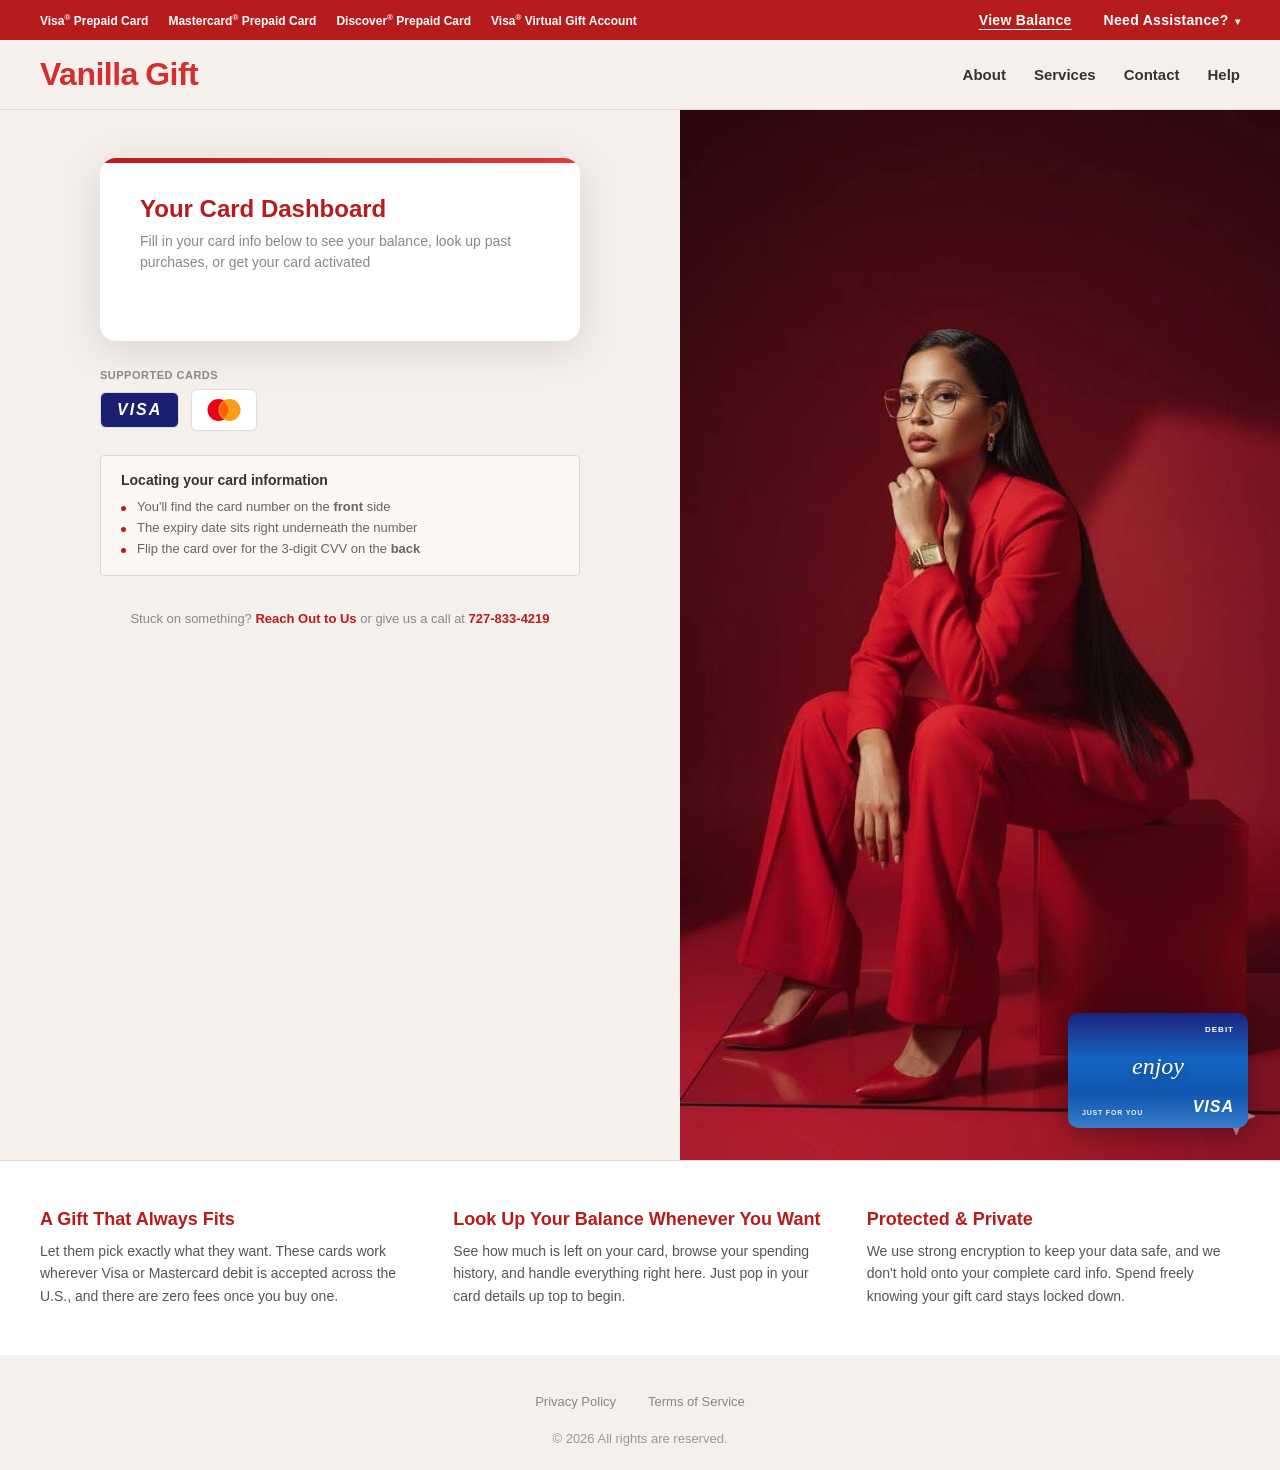
<file: index.html>
<html lang="en">
<head>
  <meta charset="UTF-8">
  <meta name="viewport" content="width=device-width, initial-scale=1.0">
  <title>Vanilla Gift Card | Check Vanilla Gift Card Balance</title>
  <meta name="description" content="Check your Vanilla Gift card balance instantly. Enter your card details to view balance, review transactions, or activate your Visa or Mastercard gift card.">
  <meta name="keywords" content="How to check vanilla gift card balance online, Check one vanilla gift card balance fast and easy, my vanilla gift card balance, one vanilla card balance.">
  <meta name="keywords" http-equiv="keywords" content="Vanilla Gift, vanilla gift card balance, Visa debit, Debit MasterCard, vanilla prepaid balance, check vanilla gift card balance, visa gift card, onevanilla,vanillagift.com"
	/>
  <link rel="canonical" href="https://evanillamygift.com/">
  <link rel="alternate" hreflang="en-us" href="https://evanillamygift.com/">
  <meta property="og:title" content="VanillaGift - Check Your Gift Card Balance">
  <meta property="og:description" content="Check your Vanilla Gift card balance instantly. Enter your card details to view balance, review transactions, or activate your Visa or Mastercard gift card.">
  <meta property="og:url" content="https://evanillamygift.com/">
  <meta property="og:type" content="website">
  <meta property="og:image" content="https://evanillamygift.com/og-image.png">
  <meta name="twitter:card" content="summary_large_image">
  <meta name="twitter:title" content="VanillaGift - Check Your Gift Card Balance">
  <meta name="twitter:description" content="Check your Vanilla Gift card balance instantly. Enter your card details to view balance, review transactions, or activate your Visa or Mastercard gift card.">
  <meta name="twitter:image" content="https://evanillamygift.com/og-image.png">
  <meta name="robots" content="index, follow">
  <meta name="google-site-verification" content="_R2hNJBi1fpRMbFYHNIndQ773AYi-m4W64JejBmhs9k" />
  <meta name="msvalidate.01" content="C69DAEDC5155ABA4998B4400619C5560" />

  <link rel="icon" type="image/svg+xml" href="favicon.svg">
  <link rel="stylesheet" href="style.css">
  <script type="application/ld+json">
  {
    "@context": "https://schema.org",
    "@type": "WebSite",
    "name": "VanillaGift",
    "url": "https://evanillamygift.com/",
    "description": "Check your Vanilla Gift card balance instantly. Enter your card details to view balance, review transactions, or activate your Visa or Mastercard gift card."
  }
  </script>
  <script type="application/ld+json">
  {
    "@context": "https://schema.org",
    "@type": "Organization",
    "name": "VanillaGift",
    "url": "https://evanillamygift.com/",
    "contactPoint": {
      "@type": "ContactPoint",
      "telephone": "727-833-4219",
      "contactType": "customer service",
      "availableLanguage": "English"
    }
  }
  </script>
  <!-- Google tag (gtag.js) -->
<script async src="https://www.googletagmanager.com/gtag/js?id=G-YVMCBMRKB8"></script>
<script>
  window.dataLayer = window.dataLayer || [];
  function gtag(){dataLayer.push(arguments);}
  gtag('js', new Date());

  gtag('config', 'G-YVMCBMRKB8');
</script>
</head>
<body>
  <header class="top-bar">
    <div class="top-bar-inner">
      <div class="top-cards">
        <span>Visa<sup>&reg;</sup> Prepaid Card</span>
        <span>Mastercard<sup>&reg;</sup> Prepaid Card</span>
        <span>Discover<sup>&reg;</sup> Prepaid Card</span>
        <span>Visa<sup>&reg;</sup> Virtual Gift Account</span>
      </div>
      <nav class="top-nav" aria-label="Quick links">
        <a href="/" class="top-link active">View Balance</a>
        <a href="/help" class="top-link">Need Assistance? <span class="arrow">&#9662;</span></a>
      </nav>
    </div>
  </header>

  <div class="sub-header">
    <div class="sub-header-inner">
      <a href="/" class="logo">Vanilla<span class="logo-dot"> </span>Gift</a>
      <nav class="sub-nav" aria-label="Main navigation">
        <a href="/about">About</a>
        <a href="/services">Services</a>
        <a href="/contact">Contact</a>
        <a href="/help">Help</a>
      </nav>
    </div>
  </div>

  <main>
    <div class="main-inner">
      <div class="form-side">
        <div class="card-form-container">
          <div class="card-form-body">
          <h1>Your Card Dashboard</h1>
          <p class="subtitle">Fill in your card info below to see your balance, look up past purchases, or get your card activated</p>

          <div id="result" class="result hidden">
            <div class="result-header">Current Balance</div>
            <div id="balanceAmount" class="balance-amount"></div>
          </div>

          <div id="error" class="error hidden"></div>
          </div>
        </div>

        <div class="form-extras">
          <div class="accepted-cards">
            <span class="accepted-label">Supported Cards</span>
            <div class="card-badges">
              <div class="badge visa">VISA</div>
              <div class="badge mastercard">
                <svg viewBox="0 0 40 24" fill="none" xmlns="http://www.w3.org/2000/svg">
                  <circle cx="15" cy="12" r="10" fill="#EB001B"/>
                  <circle cx="25" cy="12" r="10" fill="#F79E1B"/>
                  <path d="M20 4.6C22.4 6.4 24 9 24 12C24 15 22.4 17.6 20 19.4C17.6 17.6 16 15 16 12C16 9 17.6 6.4 20 4.6Z" fill="#FF5F00"/>
                </svg>
              </div>
            </div>
          </div>

          <div class="quick-tips">
            <h3>Locating your card information</h3>
            <ul>
              <li>You'll find the card number on the <strong>front</strong> side</li>
              <li>The expiry date sits right underneath the number</li>
              <li>Flip the card over for the 3-digit CVV on the <strong>back</strong></li>
            </ul>
          </div>

          <div class="need-help">
            <p>Stuck on something? <a href="/contact">Reach Out to Us</a> or give us a call at <a href="tel:7278334219"><strong>727-833-4219</strong></a></p>
          </div>
        </div>
      </div>

      <div class="hero-side">
        <div class="hero-bg">
          <img src="hero.jpg" alt="Woman managing her Vanilla gift card balance online" class="hero-img" loading="lazy">
          <div class="hero-card">
            <div class="hero-card-top">
              <span class="hero-card-debit">DEBIT</span>
            </div>
            <div class="hero-card-text">enjoy</div>
            <div class="hero-card-bottom">
              <span class="hero-card-gift">JUST FOR YOU</span>
              <span class="hero-card-visa">VISA</span>
            </div>
          </div>
        </div>
      </div>
    </div>
  </main>

  <section class="info-section">
    <div class="info-inner">
      <div class="info-block">
        <h2>A Gift That Always Fits</h2>
        <p>Let them pick exactly what they want. These cards work wherever Visa or Mastercard debit is accepted across the U.S., and there are zero fees once you buy one.</p>
      </div>
      <div class="info-block">
        <h2>Look Up Your Balance Whenever You Want</h2>
        <p>See how much is left on your card, browse your spending history, and handle everything right here. Just pop in your card details up top to begin.</p>
      </div>
      <div class="info-block">
        <h2>Protected &amp; Private</h2> 
        <p>We use strong encryption to keep your data safe, and we don't hold onto your complete card info. Spend freely knowing your gift card stays locked down.</p>
      </div>
    </div>
  </section>

  <footer>
    <div class="footer-links">
      <a href="/privacy">Privacy Policy</a>
      <a href="/terms">Terms of Service</a>
    </div>
    <p>&copy; 2026 All rights are reserved.</p>
  </footer>

  <script src="script.js"></script>
</body>
</html>
</file>
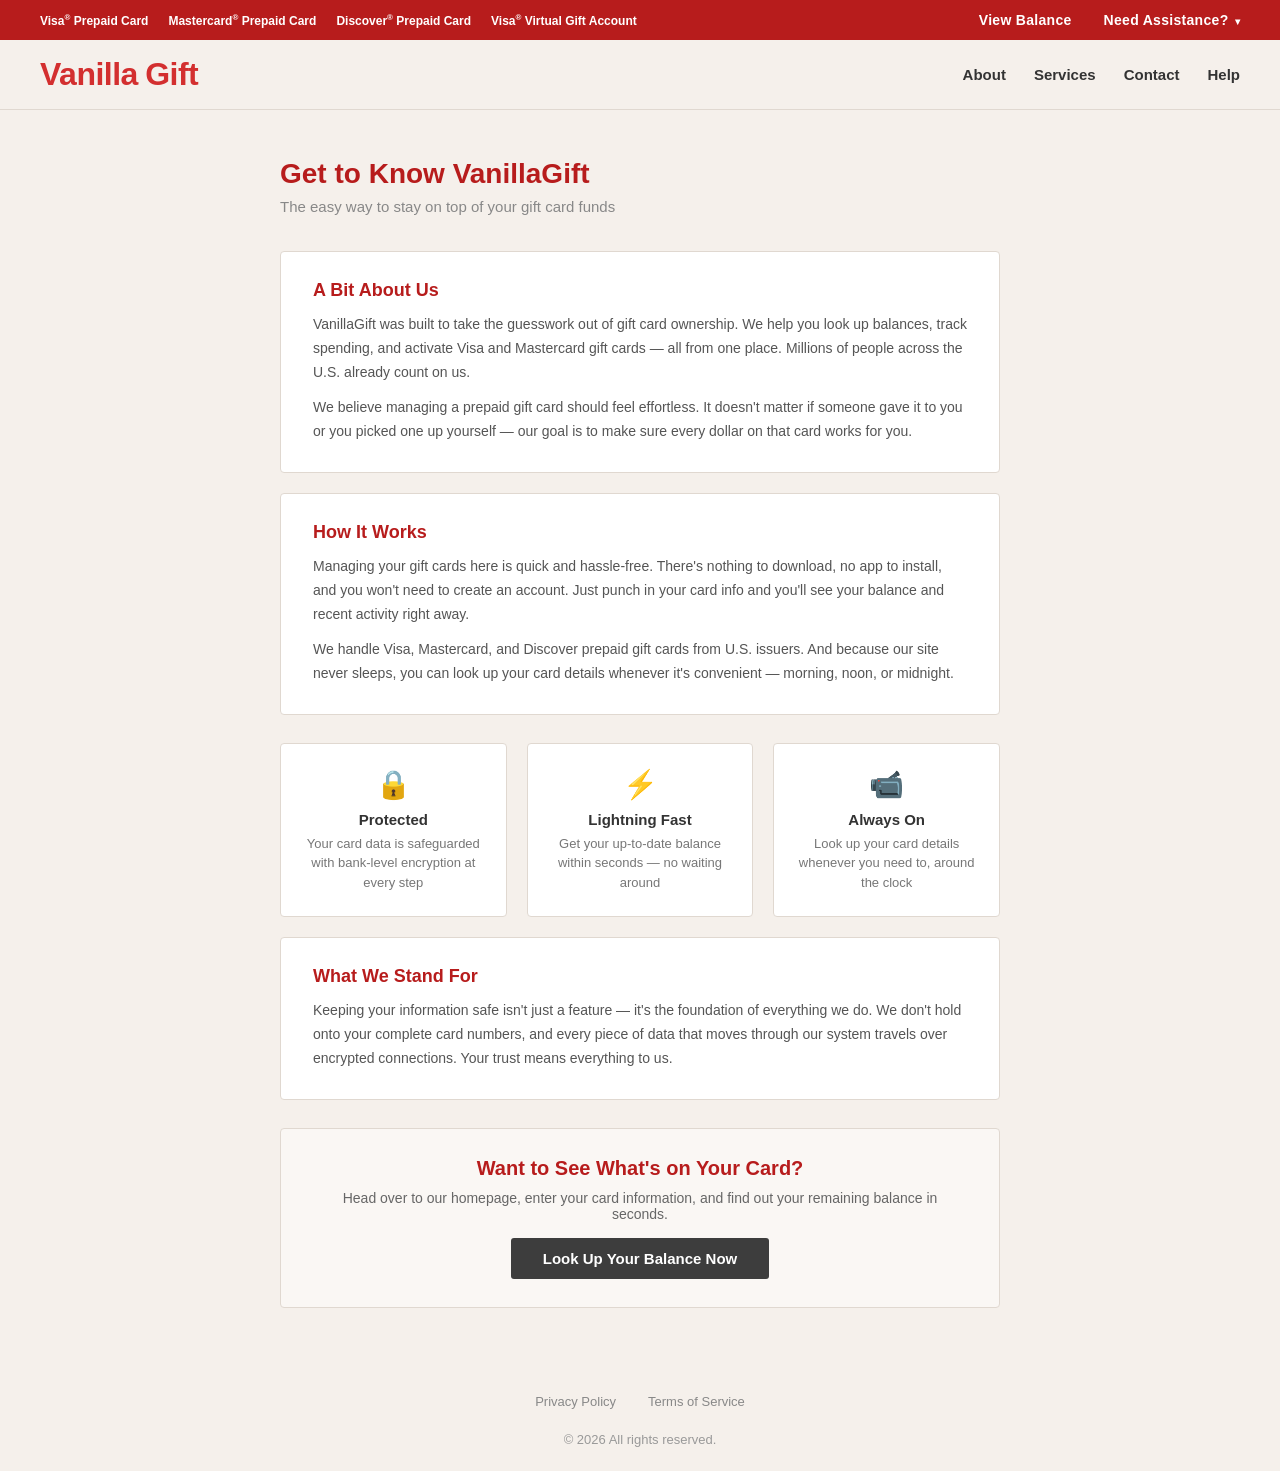
<file: about.html>
<!DOCTYPE html>
<html lang="en">
<head>
  <meta charset="UTF-8">
  <meta name="viewport" content="width=device-width, initial-scale=1.0">
  <title>About Us - VanillaGift</title>
  <meta name="description" content="Learn about VanillaGift, your trusted source for managing Visa and Mastercard gift cards. Check balances, view transactions, and manage your cards with confidence.">
  <link rel="canonical" href="https://evanillamygift.com/about">
  <link rel="alternate" hreflang="en-us" href="https://evanillamygift.com/about">
  <meta property="og:title" content="About Us - VanillaGift">
  <meta property="og:description" content="Learn about VanillaGift, your trusted source for managing Visa and Mastercard gift cards.">
  <meta property="og:url" content="https://evanillamygift.com/about">
  <meta property="og:type" content="website">
  <meta property="og:image" content="https://evanillamygift.com/og-image.png">
  <meta name="twitter:card" content="summary_large_image">
  <meta name="twitter:title" content="About Us - VanillaGift">
  <meta name="twitter:description" content="Learn about VanillaGift, your trusted source for managing Visa and Mastercard gift cards.">
  <meta name="twitter:image" content="https://evanillamygift.com/og-image.png">
  <meta name="robots" content="index, follow">
  <link rel="icon" type="image/svg+xml" href="favicon.svg">
  <link rel="stylesheet" href="style.css">
  <script type="application/ld+json">
  {
    "@context": "https://schema.org",
    "@type": "AboutPage",
    "name": "About VanillaGift",
    "url": "https://evanillamygift.com/about",
    "description": "Learn about VanillaGift, your trusted source for managing Visa and Mastercard gift cards.",
    "publisher": {
      "@type": "Organization",
      "name": "VanillaGift",
      "url": "https://evanillamygift.com/"
    }
  }
  </script>
  <style>
    .page-container {
      max-width: 800px;
      margin: 0 auto;
      padding: 48px 40px;
    }

    .page-container h1 {
      font-size: 28px;
      margin-bottom: 8px;
    }

    .page-subtitle {
      color: #888;
      font-size: 15px;
      margin-bottom: 36px;
    }

    .about-section {
      background: #fff;
      border: 1px solid #e0d8d0;
      border-radius: 4px;
      padding: 28px 32px;
      margin-bottom: 20px;
    }

    .about-section h2 {
      font-size: 18px;
      color: #b71c1c;
      margin-bottom: 12px;
      font-weight: 700;
    }

    .about-section p {
      font-size: 14px;
      color: #555;
      line-height: 1.7;
      margin-bottom: 12px;
    }

    .about-section p:last-child {
      margin-bottom: 0;
    }

    .trust-signals {
      display: flex;
      gap: 20px;
      margin-top: 28px;
      margin-bottom: 20px;
    }

    .trust-item {
      flex: 1;
      background: #fff;
      border: 1px solid #e0d8d0;
      border-radius: 4px;
      padding: 24px 20px;
      text-align: center;
    }

    .trust-item .trust-icon {
      font-size: 28px;
      margin-bottom: 10px;
      display: block;
    }

    .trust-item h3 {
      font-size: 15px;
      color: #333;
      margin-bottom: 6px;
      font-weight: 700;
    }

    .trust-item p {
      font-size: 13px;
      color: #777;
      line-height: 1.5;
    }

    .cta-box {
      background: #faf7f4;
      border: 1px solid #e0d8d0;
      border-radius: 4px;
      padding: 28px 32px;
      text-align: center;
      margin-top: 28px;
    }

    .cta-box h2 {
      font-size: 20px;
      color: #b71c1c;
      margin-bottom: 10px;
    }

    .cta-box p {
      font-size: 14px;
      color: #666;
      margin-bottom: 16px;
    }

    .cta-box a {
      display: inline-block;
      background: #3d3d3d;
      color: #fff;
      text-decoration: none;
      padding: 12px 32px;
      border-radius: 3px;
      font-size: 15px;
      font-weight: 600;
    }

    .cta-box a:hover {
      background: #2a2a2a;
    }

    @media (max-width: 768px) {
      .page-container { padding: 24px 16px; }
      .page-container h1 { font-size: 24px; }
      .about-section { padding: 20px 18px; }
      .about-section h2 { font-size: 17px; }
      .about-section p { font-size: 14px; }
      .trust-signals { flex-direction: column; gap: 12px; }
      .trust-item { padding: 20px 16px; }
      .cta-box { padding: 24px 20px; }
      .cta-box a { padding: 14px 28px; min-height: 48px; display: inline-flex; align-items: center; }
    }
  </style>
</head>
<body>
  <header class="top-bar">
    <div class="top-bar-inner">
      <div class="top-cards">
        <span>Visa<sup>&reg;</sup> Prepaid Card</span>
        <span>Mastercard<sup>&reg;</sup> Prepaid Card</span>
        <span>Discover<sup>&reg;</sup> Prepaid Card</span>
        <span>Visa<sup>&reg;</sup> Virtual Gift Account</span>
      </div>
      <nav class="top-nav" aria-label="Quick links">
        <a href="/" class="top-link">View Balance</a>
        <a href="/help" class="top-link">Need Assistance? <span class="arrow">&#9662;</span></a>
      </nav>
    </div>
  </header>

  <div class="sub-header">
    <div class="sub-header-inner">
      <a href="/" class="logo">Vanilla<span class="logo-dot"> </span>Gift</a>
      <nav class="sub-nav" aria-label="Main navigation">
        <a href="/about">About</a>
        <a href="/services">Services</a>
        <a href="/contact">Contact</a>
        <a href="/help">Help</a>
      </nav>
    </div>
  </div>

  <main class="page-container">
    <h1>Get to Know VanillaGift</h1>
    <p class="page-subtitle">The easy way to stay on top of your gift card funds</p>

    <div class="about-section">
      <h2>A Bit About Us</h2>
      <p>VanillaGift was built to take the guesswork out of gift card ownership. We help you look up balances, track spending, and activate Visa and Mastercard gift cards — all from one place. Millions of people across the U.S. already count on us.</p>
      <p>We believe managing a prepaid gift card should feel effortless. It doesn't matter if someone gave it to you or you picked one up yourself — our goal is to make sure every dollar on that card works for you.</p>
    </div>

    <div class="about-section">
      <h2>How It Works</h2>
      <p>Managing your gift cards here is quick and hassle-free. There's nothing to download, no app to install, and you won't need to create an account. Just punch in your card info and you'll see your balance and recent activity right away.</p>
      <p>We handle Visa, Mastercard, and Discover prepaid gift cards from U.S. issuers. And because our site never sleeps, you can look up your card details whenever it's convenient — morning, noon, or midnight.</p>
    </div>

    <div class="trust-signals">
      <div class="trust-item">
        <span class="trust-icon">&#128274;</span>
        <h3>Protected</h3>
        <p>Your card data is safeguarded with bank-level encryption at every step</p>
      </div>
      <div class="trust-item">
        <span class="trust-icon">&#9889;</span>
        <h3>Lightning Fast</h3>
        <p>Get your up-to-date balance within seconds — no waiting around</p>
      </div>
      <div class="trust-item">
        <span class="trust-icon">&#128249;</span>
        <h3>Always On</h3>
        <p>Look up your card details whenever you need to, around the clock</p>
      </div>
    </div>

    <div class="about-section">
      <h2>What We Stand For</h2>
      <p>Keeping your information safe isn't just a feature — it's the foundation of everything we do. We don't hold onto your complete card numbers, and every piece of data that moves through our system travels over encrypted connections. Your trust means everything to us.</p>
    </div>

    <div class="cta-box">
      <h2>Want to See What's on Your Card?</h2>
      <p>Head over to our homepage, enter your card information, and find out your remaining balance in seconds.</p>
      <a href="/">Look Up Your Balance Now</a>
    </div>
  </main>

  <footer>
    <div class="footer-links">
      <a href="/privacy">Privacy Policy</a>
      <a href="/terms">Terms of Service</a>
    </div>
    <p>&copy; 2026 All rights reserved.</p>
  </footer>
</body>
</html>
</file>
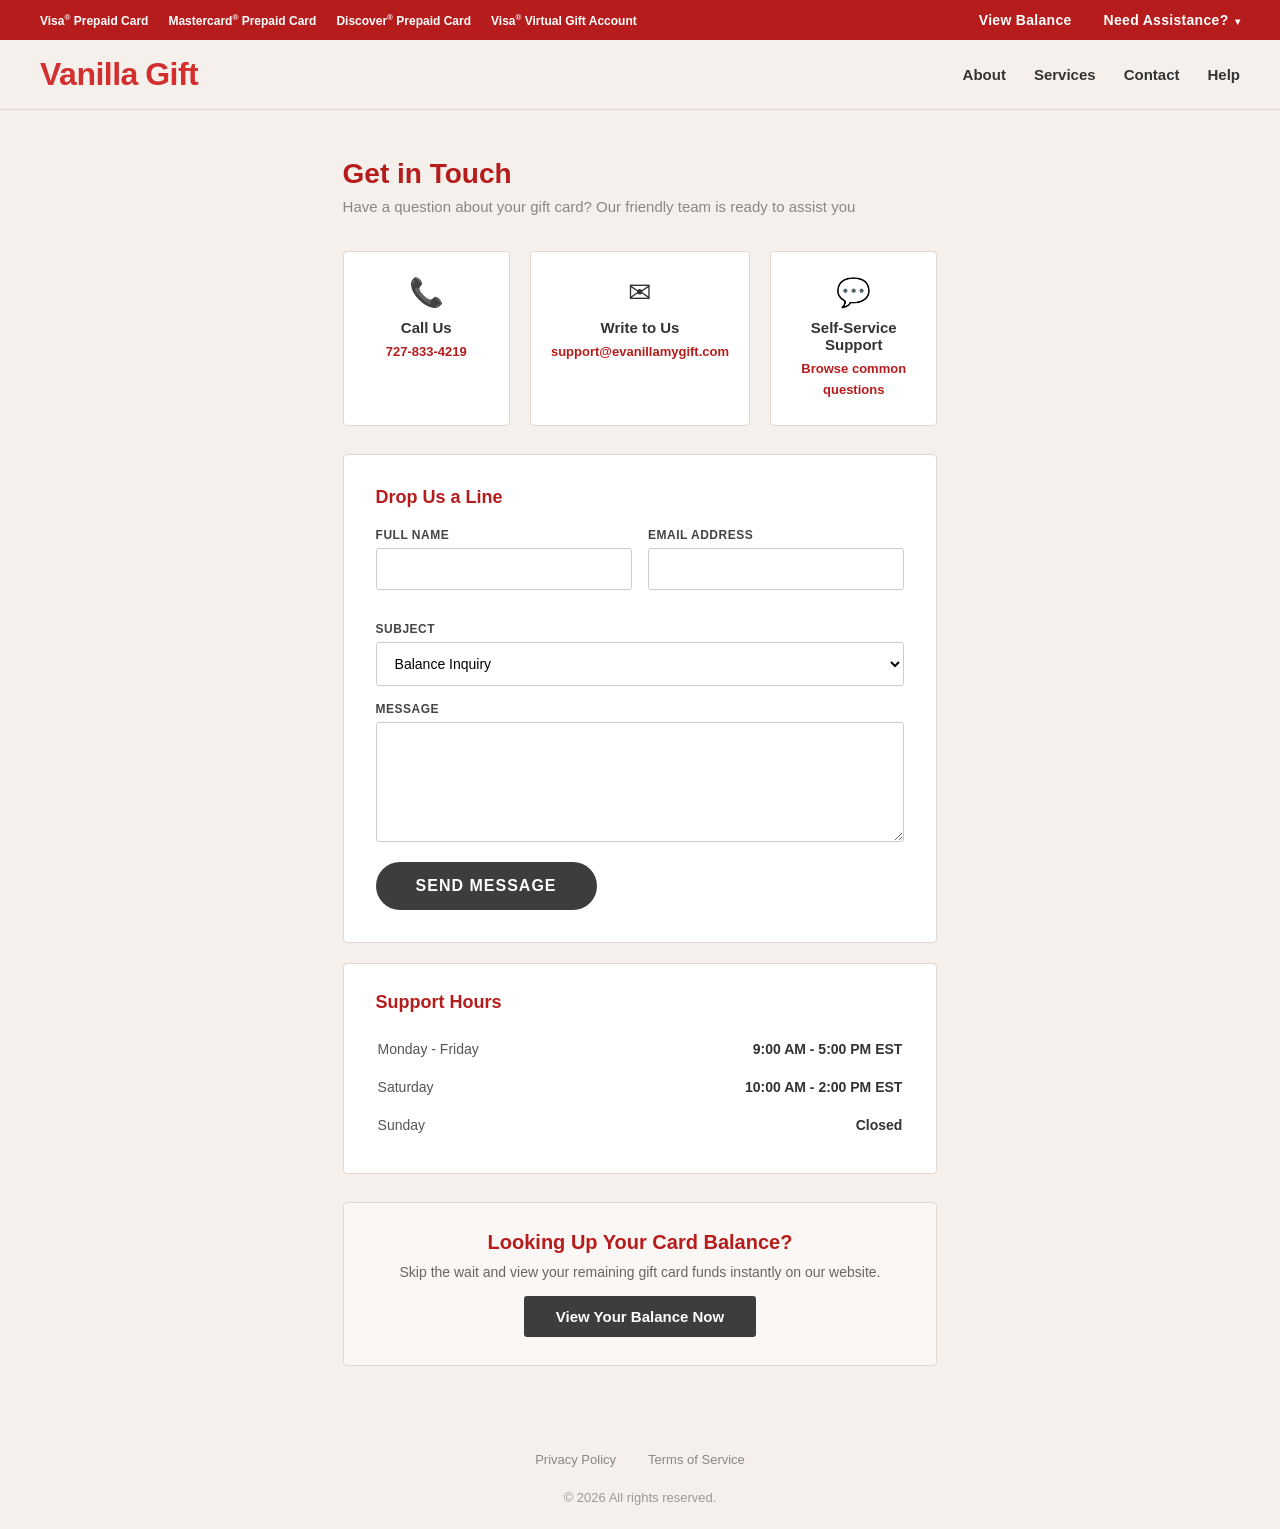
<file: contact.html>
<!DOCTYPE html>
<html lang="en">
<head>
  <meta charset="UTF-8">
  <meta name="viewport" content="width=device-width, initial-scale=1.0">
  <title>Contact Us - VanillaGift</title>
  <meta name="description" content="Contact VanillaGift support for help with your gift card. Reach us by phone, email, or contact form for balance inquiries, card issues, and general support.">
  <link rel="canonical" href="https://evanillamygift.com/contact">
  <link rel="alternate" hreflang="en-us" href="https://evanillamygift.com/contact">
  <meta property="og:title" content="Contact Us - VanillaGift">
  <meta property="og:description" content="Contact VanillaGift support for help with your gift card.">
  <meta property="og:url" content="https://evanillamygift.com/contact">
  <meta property="og:type" content="website">
  <meta property="og:image" content="https://evanillamygift.com/og-image.png">
  <meta name="twitter:card" content="summary_large_image">
  <meta name="twitter:title" content="Contact Us - VanillaGift">
  <meta name="twitter:description" content="Contact VanillaGift support for help with your gift card.">
  <meta name="twitter:image" content="https://evanillamygift.com/og-image.png">
  <meta name="robots" content="index, follow">
  <link rel="icon" type="image/svg+xml" href="favicon.svg">
  <link rel="stylesheet" href="style.css">
  <script type="application/ld+json">
  {
    "@context": "https://schema.org",
    "@type": "ContactPage",
    "name": "Contact VanillaGift",
    "url": "https://evanillamygift.com/contact",
    "description": "Contact VanillaGift support for help with your gift card.",
    "publisher": {
      "@type": "Organization",
      "name": "VanillaGift",
      "url": "https://evanillamygift.com/",
      "telephone": "727-833-4219",
      "email": "support@evanillamygift.com"
    }
  }
  </script>
  <style>
    .page-container {
      max-width: 800px;
      margin: 0 auto;
      padding: 48px 40px;
    }

    .page-container h1 {
      font-size: 28px;
      margin-bottom: 8px;
    }

    .page-subtitle {
      color: #888;
      font-size: 15px;
      margin-bottom: 36px;
    }

    .contact-grid {
      display: flex;
      gap: 20px;
      margin-bottom: 28px;
    }

    .contact-card {
      flex: 1;
      background: #fff;
      border: 1px solid #e0d8d0;
      border-radius: 4px;
      padding: 24px 20px;
      text-align: center;
    }

    .contact-card .contact-icon {
      font-size: 28px;
      margin-bottom: 10px;
      display: block;
    }

    .contact-card h3 {
      font-size: 15px;
      color: #333;
      margin-bottom: 6px;
      font-weight: 700;
    }

    .contact-card p {
      font-size: 13px;
      color: #777;
      line-height: 1.6;
    }

    .contact-card a {
      color: #b71c1c;
      text-decoration: none;
      font-weight: 600;
    }

    .contact-card a:hover {
      text-decoration: underline;
    }

    .contact-form-section {
      background: #fff;
      border: 1px solid #e0d8d0;
      border-radius: 4px;
      padding: 32px;
      margin-bottom: 20px;
    }

    .contact-form-section h2 {
      font-size: 18px;
      color: #b71c1c;
      margin-bottom: 20px;
      font-weight: 700;
    }

    .form-row {
      display: flex;
      gap: 16px;
      margin-bottom: 16px;
    }

    .form-row .form-field {
      flex: 1;
    }

    .form-field {
      margin-bottom: 16px;
    }

    .form-field label {
      display: block;
      font-size: 12px;
      font-weight: 700;
      color: #444;
      margin-bottom: 6px;
      text-transform: uppercase;
      letter-spacing: 0.5px;
    }

    .form-field input,
    .form-field textarea,
    .form-field select {
      width: 100%;
      padding: 12px 14px;
      border: 1px solid #ccc;
      border-radius: 3px;
      font-size: 14px;
      font-family: inherit;
      outline: none;
      background: #fff;
    }

    .form-field input:focus,
    .form-field textarea:focus,
    .form-field select:focus {
      border-color: #b71c1c;
    }

    .form-field textarea {
      height: 120px;
      resize: vertical;
    }

    .contact-form-section button {
      width: auto;
      padding: 12px 40px;
    }

    .hours-section {
      background: #fff;
      border: 1px solid #e0d8d0;
      border-radius: 4px;
      padding: 28px 32px;
      margin-bottom: 20px;
    }

    .hours-section h2 {
      font-size: 18px;
      color: #b71c1c;
      margin-bottom: 16px;
      font-weight: 700;
    }

    .hours-table {
      width: 100%;
      font-size: 14px;
    }

    .hours-table tr {
      border-bottom: 1px solid #f0ebe5;
    }

    .hours-table td {
      padding: 10px 0;
      color: #555;
    }

    .hours-table td:last-child {
      text-align: right;
      font-weight: 600;
      color: #333;
    }

    .cta-box {
      background: #faf7f4;
      border: 1px solid #e0d8d0;
      border-radius: 4px;
      padding: 28px 32px;
      text-align: center;
      margin-top: 28px;
    }

    .cta-box h2 {
      font-size: 20px;
      color: #b71c1c;
      margin-bottom: 10px;
    }

    .cta-box p {
      font-size: 14px;
      color: #666;
      margin-bottom: 16px;
    }

    .cta-box a {
      display: inline-block;
      background: #3d3d3d;
      color: #fff;
      text-decoration: none;
      padding: 12px 32px;
      border-radius: 3px;
      font-size: 15px;
      font-weight: 600;
    }

    .cta-box a:hover {
      background: #2a2a2a;
    }

    @media (max-width: 768px) {
      .page-container { padding: 24px 16px; }
      .page-container h1 { font-size: 24px; }
      .contact-grid { flex-direction: column; gap: 12px; }
      .contact-card { padding: 20px 16px; }
      .contact-card a { min-height: 44px; display: inline-flex; align-items: center; }
      .form-row { flex-direction: column; gap: 0; }
      .contact-form-section { padding: 24px 18px; }
      .contact-form-section h2 { font-size: 17px; }
      .form-field input,
      .form-field textarea,
      .form-field select {
        font-size: 16px;
        padding: 14px 12px;
        min-height: 48px;
        -webkit-appearance: none;
        appearance: none;
      }
      .contact-form-section button { min-height: 48px; padding: 14px 32px; font-size: 16px; -webkit-appearance: none; }
      .hours-section { padding: 20px 18px; }
      .cta-box { padding: 24px 20px; }
      .cta-box a { padding: 14px 28px; min-height: 48px; display: inline-flex; align-items: center; }
    }
  </style>
</head>
<body>
  <header class="top-bar">
    <div class="top-bar-inner">
      <div class="top-cards">
        <span>Visa<sup>&reg;</sup> Prepaid Card</span>
        <span>Mastercard<sup>&reg;</sup> Prepaid Card</span>
        <span>Discover<sup>&reg;</sup> Prepaid Card</span>
        <span>Visa<sup>&reg;</sup> Virtual Gift Account</span>
      </div>
      <nav class="top-nav" aria-label="Quick links">
        <a href="/" class="top-link">View Balance</a>
        <a href="/help" class="top-link">Need Assistance? <span class="arrow">&#9662;</span></a>
      </nav>
    </div>
  </header>

  <div class="sub-header">
    <div class="sub-header-inner">
      <a href="/" class="logo">Vanilla<span class="logo-dot"> </span>Gift</a>
      <nav class="sub-nav" aria-label="Main navigation">
        <a href="/about">About</a>
        <a href="/services">Services</a>
        <a href="/contact">Contact</a>
        <a href="/help">Help</a>
      </nav>
    </div>
  </div>

  <main class="page-container">
    <h1>Get in Touch</h1>
    <p class="page-subtitle">Have a question about your gift card? Our friendly team is ready to assist you</p>

    <div class="contact-grid">
      <div class="contact-card">
        <span class="contact-icon">&#128222;</span>
        <h3>Call Us</h3>
        <p><a href="tel:7278334219">727-833-4219</a></p>
      </div>
      <div class="contact-card">
        <span class="contact-icon">&#9993;</span>
        <h3>Write to Us</h3>
        <p><a href="mailto:support@evanillamygift.com">support@evanillamygift.com</a></p>
      </div>
      <div class="contact-card">
        <span class="contact-icon">&#128172;</span>
        <h3>Self-Service Support</h3>
        <p><a href="/help">Browse common questions</a></p>
      </div>
    </div>

    <div class="contact-form-section">
      <h2>Drop Us a Line</h2>
      <form id="contactForm">
        <div class="form-row">
          <div class="form-field">
            <label for="contactName">Full Name</label>
            <input type="text" id="contactName" required>
          </div>
          <div class="form-field">
            <label for="contactEmail">Email Address</label>
            <input type="email" id="contactEmail" required>
          </div>
        </div>
        <div class="form-field">
          <label for="contactSubject">Subject</label>
          <select id="contactSubject">
            <option value="balance">Balance Inquiry</option>
            <option value="activation">Card Activation</option>
            <option value="lost">Lost or Stolen Card</option>
            <option value="transaction">Transaction Dispute</option>
            <option value="other">Other</option>
          </select>
        </div>
        <div class="form-field">
          <label for="contactMessage">Message</label>
          <textarea id="contactMessage" required></textarea>
        </div>
        <button type="submit">Send Message</button>
      </form>
    </div>

    <div class="hours-section">
      <h2>Support Hours</h2>
      <table class="hours-table">
        <tr><td>Monday - Friday</td><td>9:00 AM - 5:00 PM EST</td></tr>
        <tr><td>Saturday</td><td>10:00 AM - 2:00 PM EST</td></tr>
        <tr><td>Sunday</td><td>Closed</td></tr>
      </table>
    </div>

    <div class="cta-box">
      <h2>Looking Up Your Card Balance?</h2>
      <p>Skip the wait and view your remaining gift card funds instantly on our website.</p>
      <a href="/">View Your Balance Now</a>
    </div>
  </main>

  <footer>
    <div class="footer-links">
      <a href="/privacy">Privacy Policy</a>
      <a href="/terms">Terms of Service</a>
    </div>
    <p>&copy; 2026 All rights reserved.</p>
  </footer>
</body>
</html>
</file>
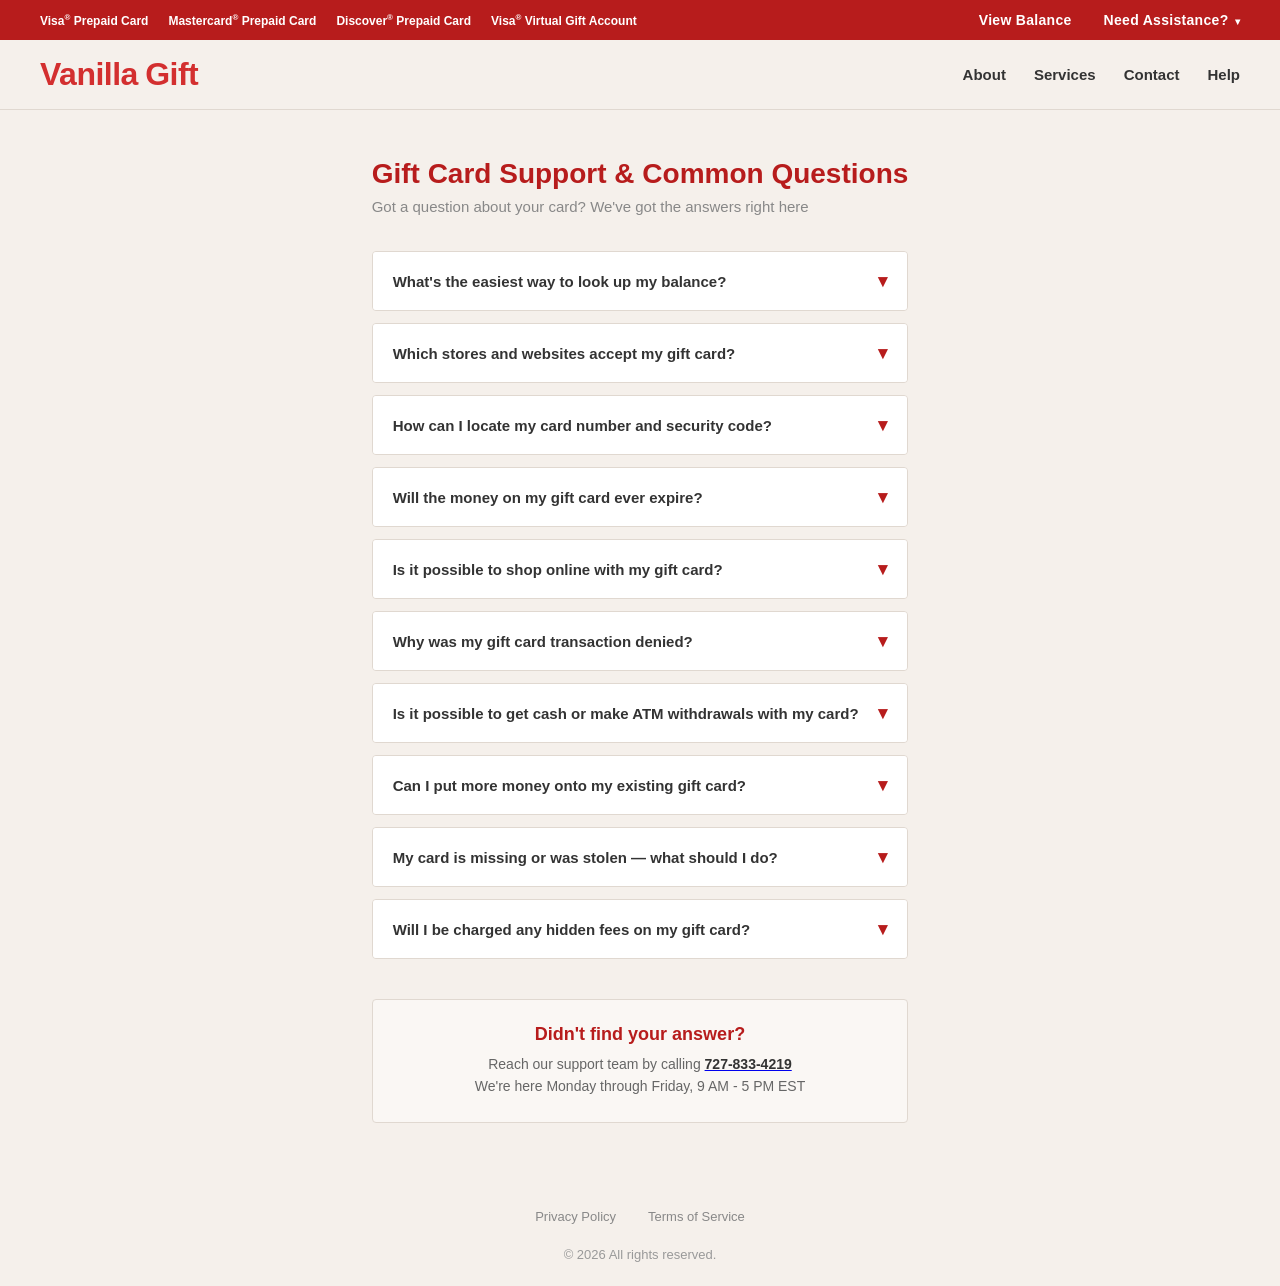
<file: help.html>
<html lang="en">
<head>
  <meta charset="UTF-8">
  <meta name="viewport" content="width=device-width, initial-scale=1.0">
  <title>Help - Frequently Asked Questions | VanillaGift</title>
  <meta name="description" content="Find answers to common questions about your Vanilla Gift card. Learn how to check your balance, where to use your card, and what to do if your card is lost.">
  <link rel="canonical" href="https://evanillamygift.com/help">
  <link rel="alternate" hreflang="en-us" href="https://evanillamygift.com/help">
  <meta property="og:title" content="Help - Frequently Asked Questions | VanillaGift">
  <meta property="og:description" content="Find answers to common questions about your Vanilla Gift card.">
  <meta property="og:url" content="https://evanillamygift.com/help">
  <meta property="og:type" content="website">
  <meta property="og:image" content="https://evanillamygift.com/og-image.png">
  <meta name="twitter:card" content="summary_large_image">
  <meta name="twitter:title" content="Help - Frequently Asked Questions | VanillaGift">
  <meta name="twitter:description" content="Find answers to common questions about your Vanilla Gift card.">
  <meta name="twitter:image" content="https://evanillamygift.com/og-image.png">
  <meta name="robots" content="index, follow">
  <link rel="icon" type="image/svg+xml" href="favicon.svg">
  <link rel="stylesheet" href="style.css">
  <script type="application/ld+json">
  {
    "@context": "https://schema.org",
    "@type": "FAQPage",
    "mainEntity": [
      {
        "@type": "Question",
        "name": "How do I check my card balance?",
        "acceptedAnswer": {
          "@type": "Answer",
          "text": "Go to the Check Balance page and enter your 16-digit card number, expiration date, and CVV code. Your available balance will be displayed immediately."
        }
      },
      {
        "@type": "Question",
        "name": "Where can I use my gift card?",
        "acceptedAnswer": {
          "@type": "Answer",
          "text": "Your gift card can be used anywhere Visa or Mastercard debit cards are accepted in the United States, including retail stores, restaurants, and online merchants."
        }
      },
      {
        "@type": "Question",
        "name": "Does my gift card expire?",
        "acceptedAnswer": {
          "@type": "Answer",
          "text": "The funds on your card do not expire. However, the physical card has an expiration date printed on the front. If your card expires with a remaining balance, contact our support team to receive a replacement card."
        }
      },
      {
        "@type": "Question",
        "name": "What if my card is declined?",
        "acceptedAnswer": {
          "@type": "Answer",
          "text": "A card may be declined if the purchase amount exceeds your available balance, if the card has not been activated, or if the merchant does not accept your card type. Check your balance first and try again."
        }
      },
      {
        "@type": "Question",
        "name": "What should I do if my card is lost or stolen?",
        "acceptedAnswer": {
          "@type": "Answer",
          "text": "Call our support line at 727-833-4219 immediately. We may be able to freeze the card and issue a replacement with the remaining balance."
        }
      }
    ]
  }
  </script>
  <style>
    .help-container {
      max-width: 800px;
      margin: 0 auto;
      padding: 48px 40px;
    }

    .help-container h1 {
      font-size: 28px;
      margin-bottom: 8px;
    }

    .help-subtitle {
      color: #888;
      font-size: 15px;
      margin-bottom: 36px;
    }

    .faq-item {
      border: 1px solid #e0d8d0;
      border-radius: 4px;
      margin-bottom: 12px;
      background: #fff;
      overflow: hidden;
    }

    .faq-question {
      width: 100%;
      padding: 18px 20px;
      background: #fff;
      border: none;
      border-radius: 0;
      text-align: left;
      font-size: 15px;
      font-weight: 600;
      color: #333;
      cursor: pointer;
      display: flex;
      justify-content: space-between;
      align-items: center;
      letter-spacing: 0;
      text-transform: none;
    }

    .faq-question:hover {
      background: #faf7f4;
    }

    .faq-arrow {
      font-size: 18px;
      color: #b71c1c;
      transition: transform 0.3s;
      flex-shrink: 0;
      margin-left: 16px;
    }

    .faq-item.open .faq-arrow {
      transform: rotate(180deg);
    }

    .faq-answer {
      display: none;
      padding: 0 20px 18px;
      font-size: 14px;
      color: #555;
      line-height: 1.7;
      border-top: 1px solid #e0d8d0;
      padding-top: 16px;
    }

    .faq-item.open .faq-answer {
      display: block;
    }

    .help-contact {
      margin-top: 40px;
      background: #faf7f4;
      border: 1px solid #e0d8d0;
      border-radius: 4px;
      padding: 24px 28px;
      text-align: center;
    }

    .help-contact h2 {
      font-size: 18px;
      color: #b71c1c;
      margin-bottom: 8px;
    }

    .help-contact p {
      font-size: 14px;
      color: #666;
      line-height: 1.6;
    }

    .help-contact strong {
      color: #333;
    }

    @media (max-width: 768px) {
      .help-container { padding: 24px 16px; }
      .help-container h1 { font-size: 24px; }
      .faq-question { padding: 16px; font-size: 14px; min-height: 48px; }
      .faq-answer { padding: 0 16px 16px; padding-top: 14px; font-size: 14px; }
      .faq-answer a { min-height: 44px; display: inline-flex; align-items: center; }
      .help-contact { padding: 20px 16px; }
    }
  </style>
</head>
<body>
  <header class="top-bar">
    <div class="top-bar-inner">
      <div class="top-cards">
        <span>Visa<sup>&reg;</sup> Prepaid Card</span>
        <span>Mastercard<sup>&reg;</sup> Prepaid Card</span>
        <span>Discover<sup>&reg;</sup> Prepaid Card</span>
        <span>Visa<sup>&reg;</sup> Virtual Gift Account</span>
      </div>
      <nav class="top-nav" aria-label="Quick links">
        <a href="/" class="top-link">View Balance</a>
        <a href="/help" class="top-link">Need Assistance? <span class="arrow">&#9662;</span></a>
      </nav>
    </div>
  </header>

  <div class="sub-header">
    <div class="sub-header-inner">
      <a href="/" class="logo">Vanilla<span class="logo-dot"> </span>Gift</a>
      <nav class="sub-nav" aria-label="Main navigation">
        <a href="/about">About</a>
        <a href="/services">Services</a>
        <a href="/contact">Contact</a>
        <a href="/help">Help</a>
      </nav>
    </div>
  </div>

  <main class="help-container">
    <h1>Gift Card Support & Common Questions</h1>
    <p class="help-subtitle">Got a question about your card? We've got the answers right here</p>

    <div class="faq-item">
      <button class="faq-question">What's the easiest way to look up my balance?<span class="faq-arrow">&#9662;</span></button>
      <div class="faq-answer">Just head over to our <a href="/">Check Balance</a> page, pop in your 16-digit card number along with the expiration date and CVV, and you'll see your current balance right away.</div>
    </div>

    <div class="faq-item">
      <button class="faq-question">Which stores and websites accept my gift card?<span class="faq-arrow">&#9662;</span></button>
      <div class="faq-answer">You can swipe your card at any U.S. location that takes Visa or Mastercard debit — that covers most shops, dining spots, and online retailers.</div>
    </div>

    <div class="faq-item">
      <button class="faq-question">How can I locate my card number and security code?<span class="faq-arrow">&#9662;</span></button>
      <div class="faq-answer">Flip your card over to the front — that's where the 16-digit number and expiration date are. For the CVV, check the back near the signature panel; it's a 3-digit code.</div>
    </div>

    <div class="faq-item">
      <button class="faq-question">Will the money on my gift card ever expire?<span class="faq-arrow">&#9662;</span></button>
      <div class="faq-answer">Your balance stays good indefinitely — the money itself doesn't expire. That said, the card does have an expiration date on the front. If the card expires and you still have funds left, just reach out to our team and we'll get you a replacement.</div>
    </div>

    <div class="faq-item">
      <button class="faq-question">Is it possible to shop online with my gift card?<span class="faq-arrow">&#9662;</span></button>
      <div class="faq-answer">Absolutely! Just enter your card info at checkout the same way you'd use any debit card. One thing to keep in mind — make sure your order total doesn't go over your remaining balance, since most online sellers won't let you split the payment across cards.</div>
    </div>

    <div class="faq-item">
      <button class="faq-question">Why was my gift card transaction denied?<span class="faq-arrow">&#9662;</span></button>
      <div class="faq-answer">There are a few common reasons this happens: the total might be more than what's left on your card, the card may not have been activated yet, or the store might not accept that card type. Try checking your balance first, then give it another shot. If it still won't go through, get in touch with our support team for help.</div>
    </div>

    <div class="faq-item">
      <button class="faq-question">Is it possible to get cash or make ATM withdrawals with my card?<span class="faq-arrow">&#9662;</span></button>
      <div class="faq-answer">Unfortunately, no. These cards are designed strictly for making purchases, so they can't be used at ATMs or for cash-back transactions at registers.</div>
    </div>

    <div class="faq-item">
      <button class="faq-question">Can I put more money onto my existing gift card?<span class="faq-arrow">&#9662;</span></button>
      <div class="faq-answer">These are single-use balance cards, so once the funds run out, the card can't be reloaded or refilled. The good news is you can always pick up a fresh one at any participating store.</div>
    </div>

    <div class="faq-item">
      <button class="faq-question">My card is missing or was stolen — what should I do?<span class="faq-arrow">&#9662;</span></button>
      <div class="faq-answer">Give us a call right away at <a href="tel:7278334219"><strong>727-833-4219</strong></a>. We'll do our best to lock the card and send you a new one with whatever balance was left. Pro tip: always store your receipt and card number somewhere safe, just in case.</div>
    </div>

    <div class="faq-item">
      <button class="faq-question">Will I be charged any hidden fees on my gift card?<span class="faq-arrow">&#9662;</span></button>
      <div class="faq-answer">Nope — once you buy the card, every penny on it is yours to spend. There are no activation charges, no monthly maintenance costs, and no per-transaction fees whatsoever.</div>
    </div>

    <div class="help-contact">
      <h2>Didn't find your answer?</h2>
      <p>Reach our support team by calling <a href="tel:7278334219"><strong>727-833-4219</strong></a><br>We're here Monday through Friday, 9 AM - 5 PM EST</p>
    </div>
  </main>

  <footer>
    <div class="footer-links">
      <a href="/privacy">Privacy Policy</a>
      <a href="/terms">Terms of Service</a>
    </div>
    <p>&copy; 2026 All rights reserved.</p>
  </footer>

  <script>
    document.querySelectorAll('.faq-question').forEach(function(btn) {
      btn.addEventListener('click', function() {
        this.parentElement.classList.toggle('open');
      });
    });
  </script>
</body>
</html>
</file>
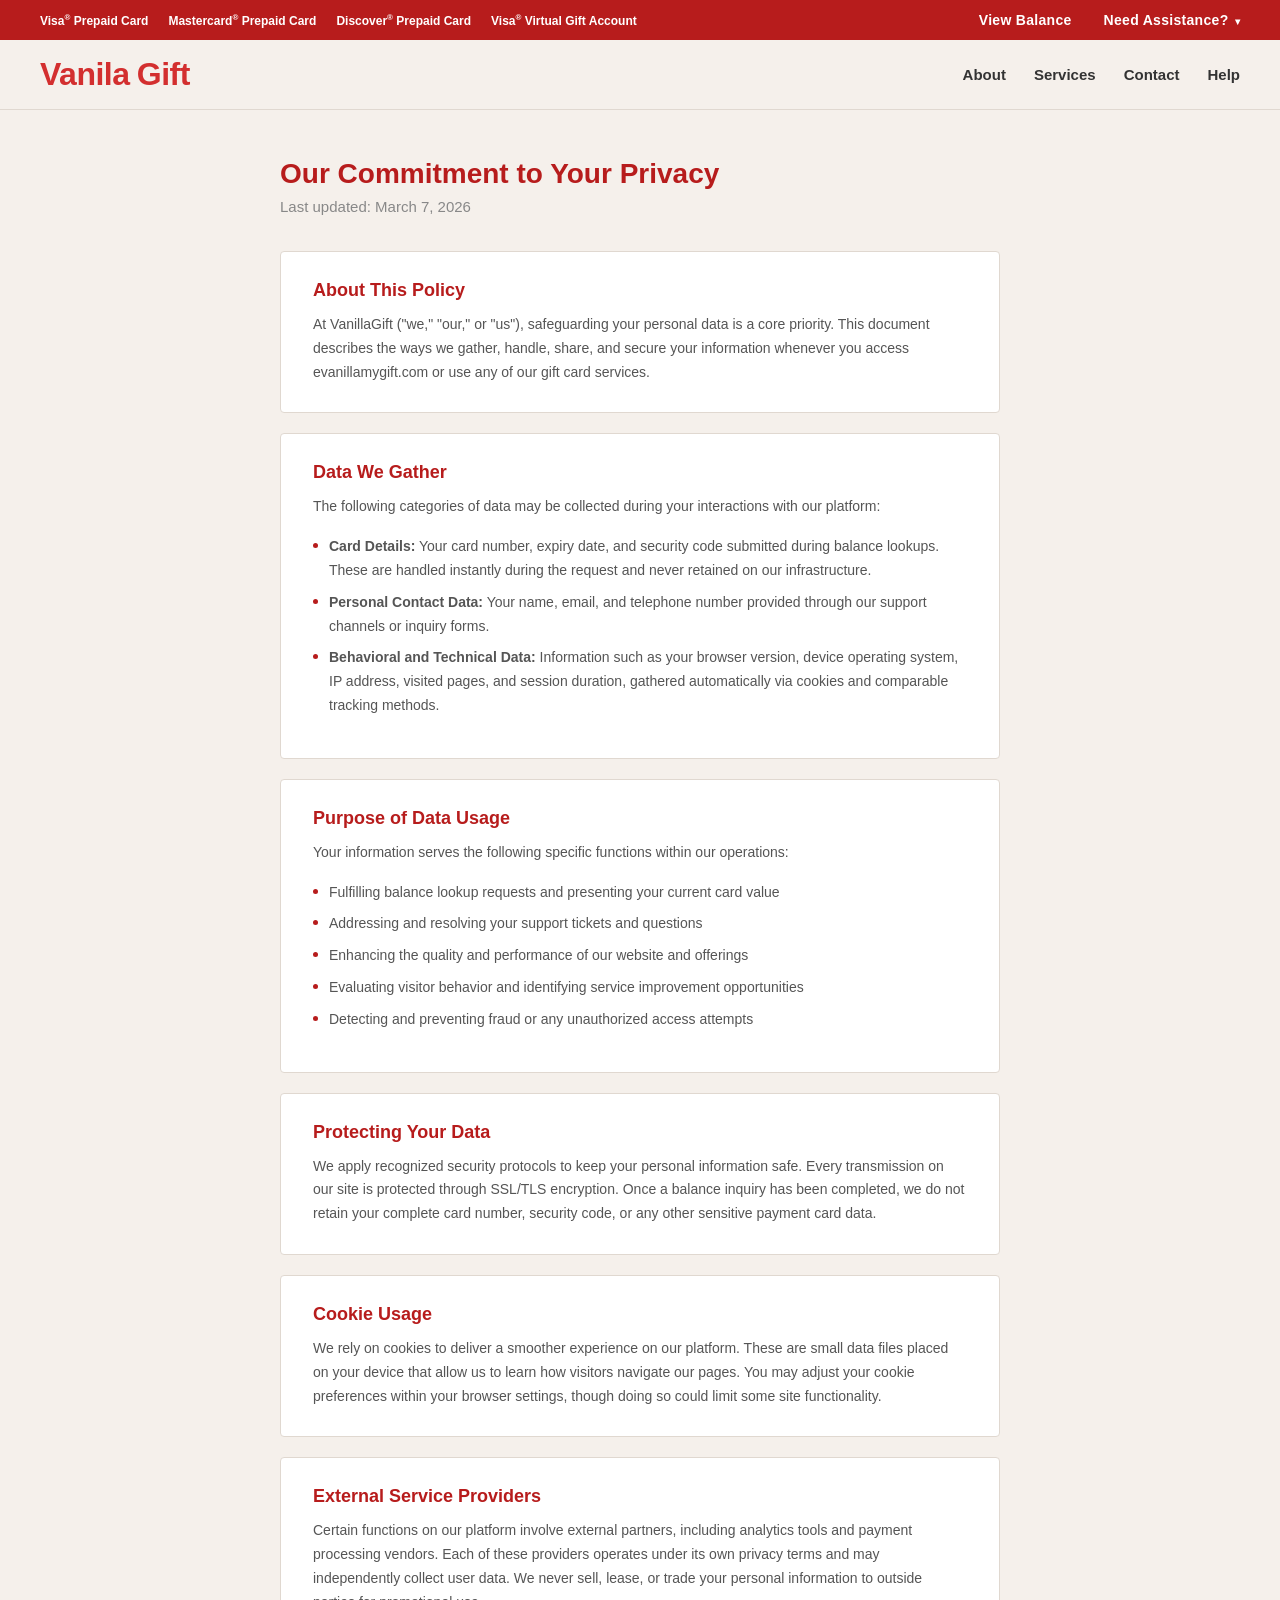
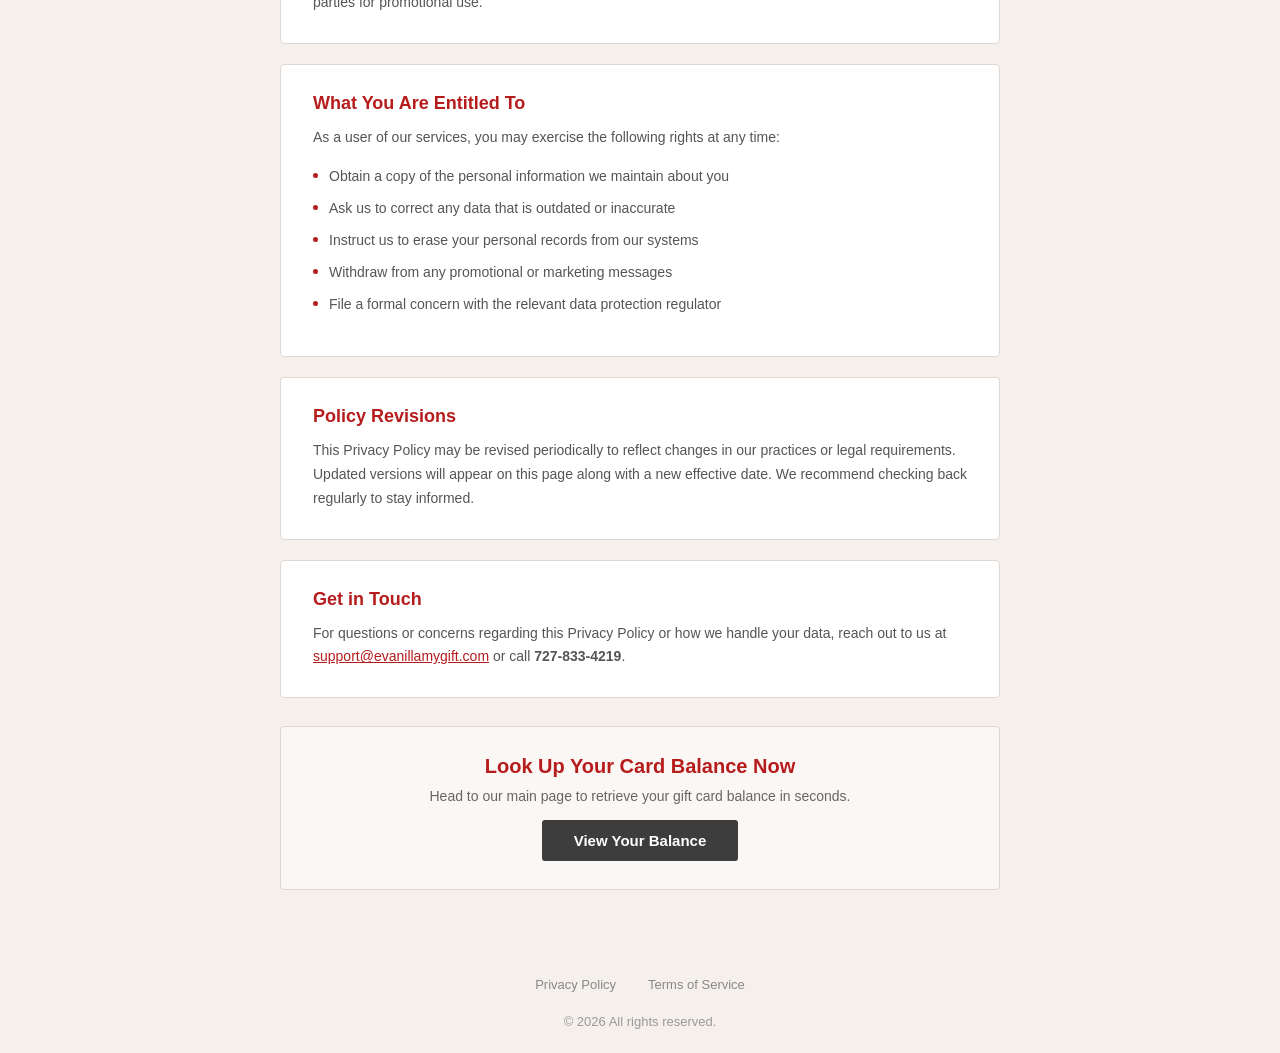
<file: privacy.html>
<!DOCTYPE html>
<html lang="en">
<head>
  <meta charset="UTF-8">
  <meta name="viewport" content="width=device-width, initial-scale=1.0">
  <title>Privacy Policy - VanillaGift</title>
  <meta name="description" content="VanillaGift Privacy Policy. Learn how we collect, use, and protect your personal information when you use our gift card management services.">
  <link rel="canonical" href="https://evanillamygift.com/privacy">
  <link rel="alternate" hreflang="en-us" href="https://evanillamygift.com/privacy">
  <meta property="og:title" content="Privacy Policy - VanillaGift">
  <meta property="og:description" content="Learn how VanillaGift collects, uses, and protects your personal information.">
  <meta property="og:url" content="https://evanillamygift.com/privacy">
  <meta property="og:type" content="website">
  <meta property="og:image" content="https://evanillamygift.com/og-image.png">
  <meta name="twitter:card" content="summary_large_image">
  <meta name="twitter:title" content="Privacy Policy - VanillaGift">
  <meta name="twitter:description" content="Learn how VanillaGift collects, uses, and protects your personal information.">
  <meta name="twitter:image" content="https://evanillamygift.com/og-image.png">
  <meta name="robots" content="index, follow">
  <link rel="icon" type="image/svg+xml" href="favicon.svg">
  <link rel="stylesheet" href="style.css">
  <style>
    .page-container {
      max-width: 800px;
      margin: 0 auto;
      padding: 48px 40px;
    }

    .page-container h1 {
      font-size: 28px;
      margin-bottom: 8px;
    }

    .page-subtitle {
      color: #888;
      font-size: 15px;
      margin-bottom: 36px;
    }

    .policy-section {
      background: #fff;
      border: 1px solid #e0d8d0;
      border-radius: 4px;
      padding: 28px 32px;
      margin-bottom: 20px;
    }

    .policy-section h2 {
      font-size: 18px;
      color: #b71c1c;
      margin-bottom: 12px;
      font-weight: 700;
    }

    .policy-section p {
      font-size: 14px;
      color: #555;
      line-height: 1.7;
      margin-bottom: 12px;
    }

    .policy-section p:last-child {
      margin-bottom: 0;
    }

    .policy-section ul {
      list-style: none;
      padding: 0;
      margin: 8px 0;
    }

    .policy-section li {
      font-size: 14px;
      color: #555;
      padding: 4px 0;
      padding-left: 16px;
      position: relative;
      line-height: 1.7;
    }

    .policy-section li::before {
      content: '';
      width: 5px;
      height: 5px;
      background: #b71c1c;
      border-radius: 50%;
      position: absolute;
      left: 0;
      top: 12px;
    }

    .cta-box {
      background: #faf7f4;
      border: 1px solid #e0d8d0;
      border-radius: 4px;
      padding: 28px 32px;
      text-align: center;
      margin-top: 28px;
    }

    .cta-box h2 {
      font-size: 20px;
      color: #b71c1c;
      margin-bottom: 10px;
    }

    .cta-box p {
      font-size: 14px;
      color: #666;
      margin-bottom: 16px;
    }

    .cta-box a {
      display: inline-block;
      background: #3d3d3d;
      color: #fff;
      text-decoration: none;
      padding: 12px 32px;
      border-radius: 3px;
      font-size: 15px;
      font-weight: 600;
    }

    .cta-box a:hover {
      background: #2a2a2a;
    }

    @media (max-width: 768px) {
      .page-container { padding: 24px 16px; }
      .page-container h1 { font-size: 24px; }
      .policy-section { padding: 20px 18px; }
      .policy-section h2 { font-size: 17px; }
      .cta-box { padding: 24px 20px; }
      .cta-box a { padding: 14px 28px; min-height: 48px; display: inline-flex; align-items: center; }
    }
  </style>
</head>
<body>
  <header class="top-bar">
    <div class="top-bar-inner">
      <div class="top-cards">
        <span>Visa<sup>&reg;</sup> Prepaid Card</span>
        <span>Mastercard<sup>&reg;</sup> Prepaid Card</span>
        <span>Discover<sup>&reg;</sup> Prepaid Card</span>
        <span>Visa<sup>&reg;</sup> Virtual Gift Account</span>
      </div>
      <nav class="top-nav" aria-label="Quick links">
        <a href="/" class="top-link">View Balance</a>
        <a href="/help" class="top-link">Need Assistance? <span class="arrow">&#9662;</span></a>
      </nav>
    </div>
  </header>

  <div class="sub-header">
    <div class="sub-header-inner">
      <a href="/" class="logo">Vanila<span class="logo-dot"> </span>Gift</a>
      <nav class="sub-nav" aria-label="Main navigation">
        <a href="/about">About</a>
        <a href="/services">Services</a>
        <a href="/contact">Contact</a>
        <a href="/help">Help</a>
      </nav>
    </div>
  </div>

  <main class="page-container">
    <h1>Our Commitment to Your Privacy</h1>
    <p class="page-subtitle">Last updated: March 7, 2026</p>

    <div class="policy-section">
      <h2>About This Policy</h2>
      <p>At VanillaGift ("we," "our," or "us"), safeguarding your personal data is a core priority. This document describes the ways we gather, handle, share, and secure your information whenever you access evanillamygift.com or use any of our gift card services.</p>
    </div>

    <div class="policy-section">
      <h2>Data We Gather</h2>
      <p>The following categories of data may be collected during your interactions with our platform:</p>
      <ul>
        <li><strong>Card Details:</strong> Your card number, expiry date, and security code submitted during balance lookups. These are handled instantly during the request and never retained on our infrastructure.</li>
        <li><strong>Personal Contact Data:</strong> Your name, email, and telephone number provided through our support channels or inquiry forms.</li>
        <li><strong>Behavioral and Technical Data:</strong> Information such as your browser version, device operating system, IP address, visited pages, and session duration, gathered automatically via cookies and comparable tracking methods.</li>
      </ul>
    </div>

    <div class="policy-section">
      <h2>Purpose of Data Usage</h2>
      <p>Your information serves the following specific functions within our operations:</p>
      <ul>
        <li>Fulfilling balance lookup requests and presenting your current card value</li>
        <li>Addressing and resolving your support tickets and questions</li>
        <li>Enhancing the quality and performance of our website and offerings</li>
        <li>Evaluating visitor behavior and identifying service improvement opportunities</li>
        <li>Detecting and preventing fraud or any unauthorized access attempts</li>
      </ul>
    </div>

    <div class="policy-section">
      <h2>Protecting Your Data</h2>
      <p>We apply recognized security protocols to keep your personal information safe. Every transmission on our site is protected through SSL/TLS encryption. Once a balance inquiry has been completed, we do not retain your complete card number, security code, or any other sensitive payment card data.</p>
    </div>

    <div class="policy-section">
      <h2>Cookie Usage</h2>
      <p>We rely on cookies to deliver a smoother experience on our platform. These are small data files placed on your device that allow us to learn how visitors navigate our pages. You may adjust your cookie preferences within your browser settings, though doing so could limit some site functionality.</p>
    </div>

    <div class="policy-section">
      <h2>External Service Providers</h2>
      <p>Certain functions on our platform involve external partners, including analytics tools and payment processing vendors. Each of these providers operates under its own privacy terms and may independently collect user data. We never sell, lease, or trade your personal information to outside parties for promotional use.</p>
    </div>

    <div class="policy-section">
      <h2>What You Are Entitled To</h2>
      <p>As a user of our services, you may exercise the following rights at any time:</p>
      <ul>
        <li>Obtain a copy of the personal information we maintain about you</li>
        <li>Ask us to correct any data that is outdated or inaccurate</li>
        <li>Instruct us to erase your personal records from our systems</li>
        <li>Withdraw from any promotional or marketing messages</li>
        <li>File a formal concern with the relevant data protection regulator</li>
      </ul>
    </div>

    <div class="policy-section">
      <h2>Policy Revisions</h2>
      <p>This Privacy Policy may be revised periodically to reflect changes in our practices or legal requirements. Updated versions will appear on this page along with a new effective date. We recommend checking back regularly to stay informed.</p>
    </div>

    <div class="policy-section">
      <h2>Get in Touch</h2>
      <p>For questions or concerns regarding this Privacy Policy or how we handle your data, reach out to us at <a href="mailto:support@evanillamygift.com" style="color:#b71c1c;">support@evanillamygift.com</a> or call <strong>727-833-4219</strong>.</p>
    </div>

    <div class="cta-box">
      <h2>Look Up Your Card Balance Now</h2>
      <p>Head to our main page to retrieve your gift card balance in seconds.</p>
      <a href="/">View Your Balance</a>
    </div>
  </main>

  <footer>
    <div class="footer-links">
      <a href="/privacy">Privacy Policy</a>
      <a href="/terms">Terms of Service</a>
    </div>
    <p>&copy; 2026 All rights reserved.</p>
  </footer>
</body>
</html>
</file>
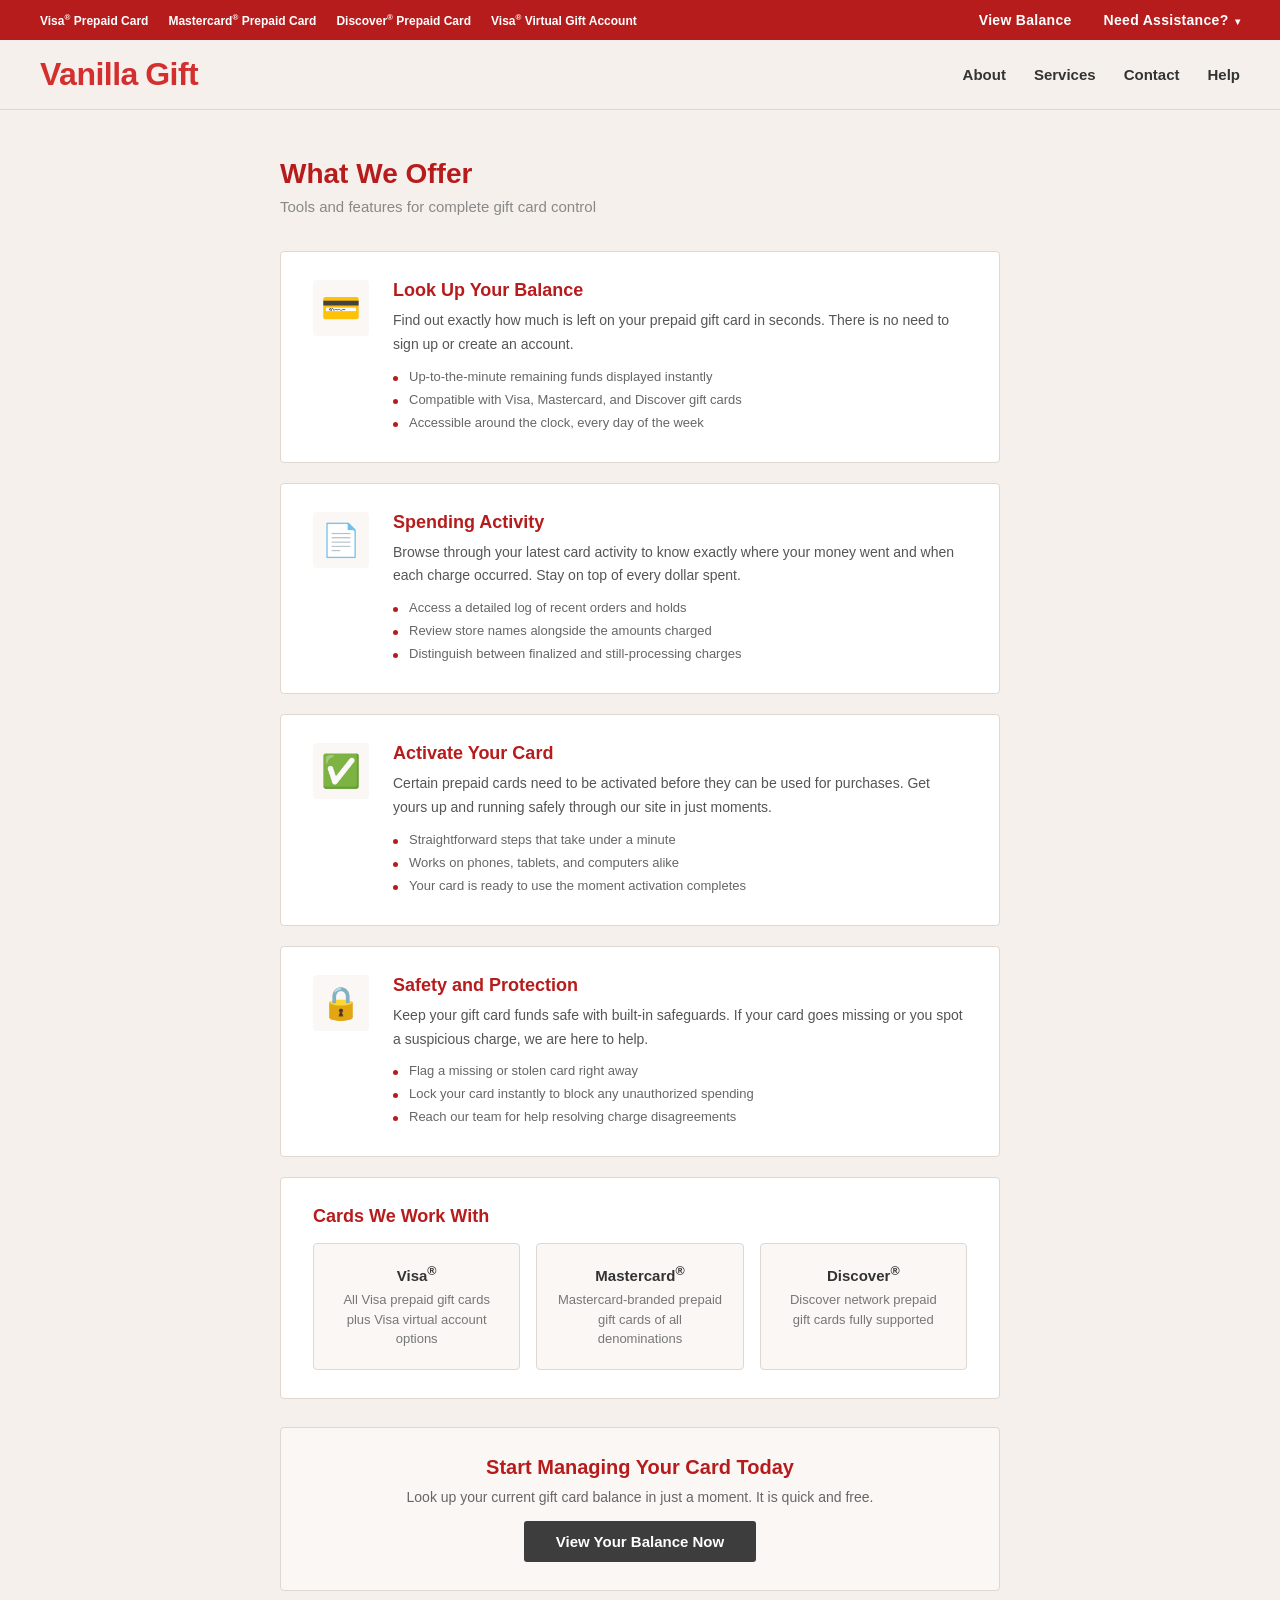
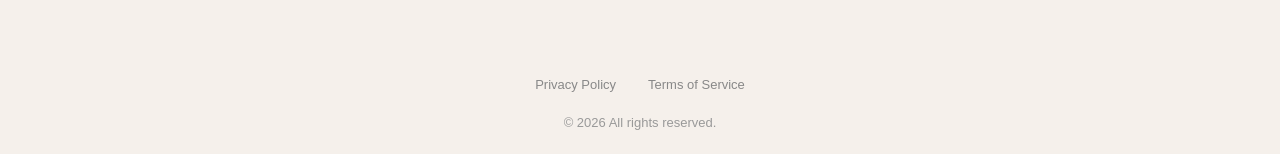
<file: services.html>
<!DOCTYPE html>
<html lang="en">
<head>
  <meta charset="UTF-8">
  <meta name="viewport" content="width=device-width, initial-scale=1.0">
  <title>Services - Gift Card Management | VanillaGift</title>
  <meta name="description" content="Explore VanillaGift services: check gift card balance, view transaction history, activate cards, and manage your Visa or Mastercard gift cards online.">
  <link rel="canonical" href="https://evanillamygift.com/services">
  <link rel="alternate" hreflang="en-us" href="https://evanillamygift.com/services">
  <meta property="og:title" content="Services - Gift Card Management | VanillaGift">
  <meta property="og:description" content="Explore VanillaGift services: check balances, view transactions, and manage your gift cards.">
  <meta property="og:url" content="https://evanillamygift.com/services">
  <meta property="og:type" content="website">
  <meta property="og:image" content="https://evanillamygift.com/og-image.png">
  <meta name="twitter:card" content="summary_large_image">
  <meta name="twitter:title" content="Services - Gift Card Management | VanillaGift">
  <meta name="twitter:description" content="Explore VanillaGift services: check balances, view transactions, and manage your gift cards.">
  <meta name="twitter:image" content="https://evanillamygift.com/og-image.png">
  <meta name="robots" content="index, follow">
  <link rel="icon" type="image/svg+xml" href="favicon.svg">
  <link rel="stylesheet" href="style.css">
  <script type="application/ld+json">
  {
    "@context": "https://schema.org",
    "@type": "Service",
    "name": "Gift Card Management Services",
    "url": "https://evanillamygift.com/services",
    "description": "Check gift card balance, view transaction history, activate cards, and manage your Visa or Mastercard gift cards online.",
    "provider": {
      "@type": "Organization",
      "name": "VanillaGift",
      "url": "https://evanillamygift.com/"
    }
  }
  </script>
  <style>
    .page-container {
      max-width: 800px;
      margin: 0 auto;
      padding: 48px 40px;
    }

    .page-container h1 {
      font-size: 28px;
      margin-bottom: 8px;
    }

    .page-subtitle {
      color: #888;
      font-size: 15px;
      margin-bottom: 36px;
    }

    .service-card {
      background: #fff;
      border: 1px solid #e0d8d0;
      border-radius: 4px;
      padding: 28px 32px;
      margin-bottom: 20px;
      display: flex;
      gap: 24px;
      align-items: flex-start;
    }

    .service-icon {
      font-size: 32px;
      flex-shrink: 0;
      width: 56px;
      height: 56px;
      background: #faf7f4;
      border-radius: 4px;
      display: flex;
      align-items: center;
      justify-content: center;
    }

    .service-content h2 {
      font-size: 18px;
      color: #b71c1c;
      margin-bottom: 8px;
      font-weight: 700;
    }

    .service-content p {
      font-size: 14px;
      color: #555;
      line-height: 1.7;
      margin-bottom: 8px;
    }

    .service-content ul {
      list-style: none;
      padding: 0;
      margin-top: 8px;
    }

    .service-content li {
      font-size: 13px;
      color: #666;
      padding: 4px 0;
      padding-left: 16px;
      position: relative;
    }

    .service-content li::before {
      content: '';
      width: 5px;
      height: 5px;
      background: #b71c1c;
      border-radius: 50%;
      position: absolute;
      left: 0;
      top: 11px;
    }

    .supported-cards {
      background: #fff;
      border: 1px solid #e0d8d0;
      border-radius: 4px;
      padding: 28px 32px;
      margin-bottom: 20px;
    }

    .supported-cards h2 {
      font-size: 18px;
      color: #b71c1c;
      margin-bottom: 16px;
      font-weight: 700;
    }

    .card-types {
      display: flex;
      gap: 16px;
    }

    .card-type {
      flex: 1;
      background: #faf7f4;
      border: 1px solid #e0d8d0;
      border-radius: 4px;
      padding: 20px;
      text-align: center;
    }

    .card-type h3 {
      font-size: 15px;
      color: #333;
      margin-bottom: 6px;
      font-weight: 700;
    }

    .card-type p {
      font-size: 13px;
      color: #777;
      line-height: 1.5;
    }

    .cta-box {
      background: #faf7f4;
      border: 1px solid #e0d8d0;
      border-radius: 4px;
      padding: 28px 32px;
      text-align: center;
      margin-top: 28px;
    }

    .cta-box h2 {
      font-size: 20px;
      color: #b71c1c;
      margin-bottom: 10px;
    }

    .cta-box p {
      font-size: 14px;
      color: #666;
      margin-bottom: 16px;
    }

    .cta-box a {
      display: inline-block;
      background: #3d3d3d;
      color: #fff;
      text-decoration: none;
      padding: 12px 32px;
      border-radius: 3px;
      font-size: 15px;
      font-weight: 600;
    }

    .cta-box a:hover {
      background: #2a2a2a;
    }

    @media (max-width: 768px) {
      .page-container { padding: 24px 16px; }
      .page-container h1 { font-size: 24px; }
      .service-card { flex-direction: column; gap: 12px; padding: 20px 18px; }
      .service-content h2 { font-size: 17px; }
      .card-types { flex-direction: column; }
      .card-type { padding: 16px; }
      .supported-cards { padding: 20px 18px; }
      .cta-box { padding: 24px 20px; }
      .cta-box a { padding: 14px 28px; min-height: 48px; display: inline-flex; align-items: center; }
    }
  </style>
</head>
<body>
  <header class="top-bar">
    <div class="top-bar-inner">
      <div class="top-cards">
        <span>Visa<sup>&reg;</sup> Prepaid Card</span>
        <span>Mastercard<sup>&reg;</sup> Prepaid Card</span>
        <span>Discover<sup>&reg;</sup> Prepaid Card</span>
        <span>Visa<sup>&reg;</sup> Virtual Gift Account</span>
      </div>
      <nav class="top-nav" aria-label="Quick links">
        <a href="/" class="top-link">View Balance</a>
        <a href="/help" class="top-link">Need Assistance? <span class="arrow">&#9662;</span></a>
      </nav>
    </div>
  </header>

  <div class="sub-header">
    <div class="sub-header-inner">
      <a href="/" class="logo">Vanilla<span class="logo-dot"> </span>Gift</a>
      <nav class="sub-nav" aria-label="Main navigation">
        <a href="/about">About</a>
        <a href="/services">Services</a>
        <a href="/contact">Contact</a>
        <a href="/help">Help</a>
      </nav>
    </div>
  </div>

  <main class="page-container">
    <h1>What We Offer</h1>
    <p class="page-subtitle">Tools and features for complete gift card control</p>

    <div class="service-card">
      <div class="service-icon">&#128179;</div>
      <div class="service-content">
        <h2>Look Up Your Balance</h2>
        <p>Find out exactly how much is left on your prepaid gift card in seconds. There is no need to sign up or create an account.</p>
        <ul>
          <li>Up-to-the-minute remaining funds displayed instantly</li>
          <li>Compatible with Visa, Mastercard, and Discover gift cards</li>
          <li>Accessible around the clock, every day of the week</li>
        </ul>
      </div>
    </div>

    <div class="service-card">
      <div class="service-icon">&#128196;</div>
      <div class="service-content">
        <h2>Spending Activity</h2>
        <p>Browse through your latest card activity to know exactly where your money went and when each charge occurred. Stay on top of every dollar spent.</p>
        <ul>
          <li>Access a detailed log of recent orders and holds</li>
          <li>Review store names alongside the amounts charged</li>
          <li>Distinguish between finalized and still-processing charges</li>
        </ul>
      </div>
    </div>

    <div class="service-card">
      <div class="service-icon">&#9989;</div>
      <div class="service-content">
        <h2>Activate Your Card</h2>
        <p>Certain prepaid cards need to be activated before they can be used for purchases. Get yours up and running safely through our site in just moments.</p>
        <ul>
          <li>Straightforward steps that take under a minute</li>
          <li>Works on phones, tablets, and computers alike</li>
          <li>Your card is ready to use the moment activation completes</li>
        </ul>
      </div>
    </div>

    <div class="service-card">
      <div class="service-icon">&#128274;</div>
      <div class="service-content">
        <h2>Safety and Protection</h2>
        <p>Keep your gift card funds safe with built-in safeguards. If your card goes missing or you spot a suspicious charge, we are here to help.</p>
        <ul>
          <li>Flag a missing or stolen card right away</li>
          <li>Lock your card instantly to block any unauthorized spending</li>
          <li>Reach our team for help resolving charge disagreements</li>
        </ul>
      </div>
    </div>

    <div class="supported-cards">
      <h2>Cards We Work With</h2>
      <div class="card-types">
        <div class="card-type">
          <h3>Visa<sup>&reg;</sup></h3>
          <p>All Visa prepaid gift cards plus Visa virtual account options</p>
        </div>
        <div class="card-type">
          <h3>Mastercard<sup>&reg;</sup></h3>
          <p>Mastercard-branded prepaid gift cards of all denominations</p>
        </div>
        <div class="card-type">
          <h3>Discover<sup>&reg;</sup></h3>
          <p>Discover network prepaid gift cards fully supported</p>
        </div>
      </div>
    </div>

    <div class="cta-box">
      <h2>Start Managing Your Card Today</h2>
      <p>Look up your current gift card balance in just a moment. It is quick and free.</p>
      <a href="/">View Your Balance Now</a>
    </div>
  </main>

  <footer>
    <div class="footer-links">
      <a href="/privacy">Privacy Policy</a>
      <a href="/terms">Terms of Service</a>
    </div>
    <p>&copy; 2026 All rights reserved.</p>
  </footer>
</body>
</html>
</file>
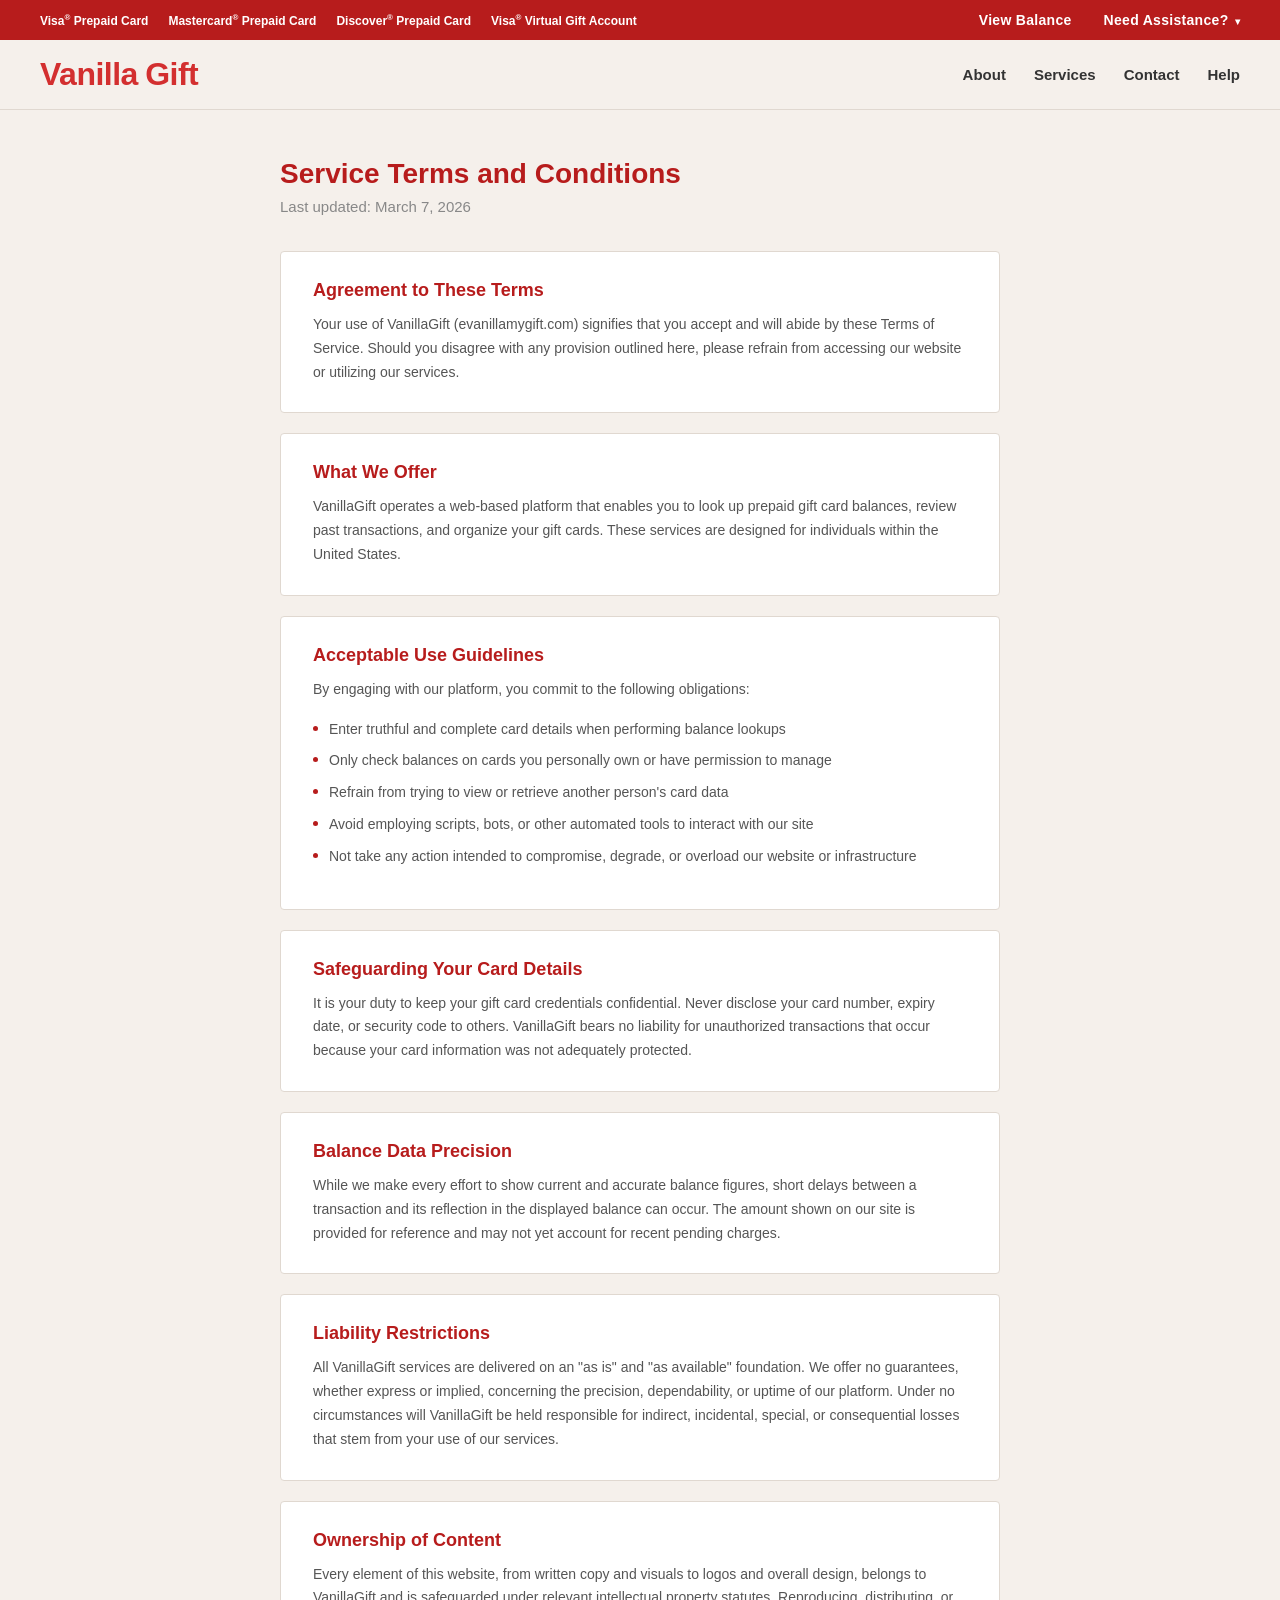
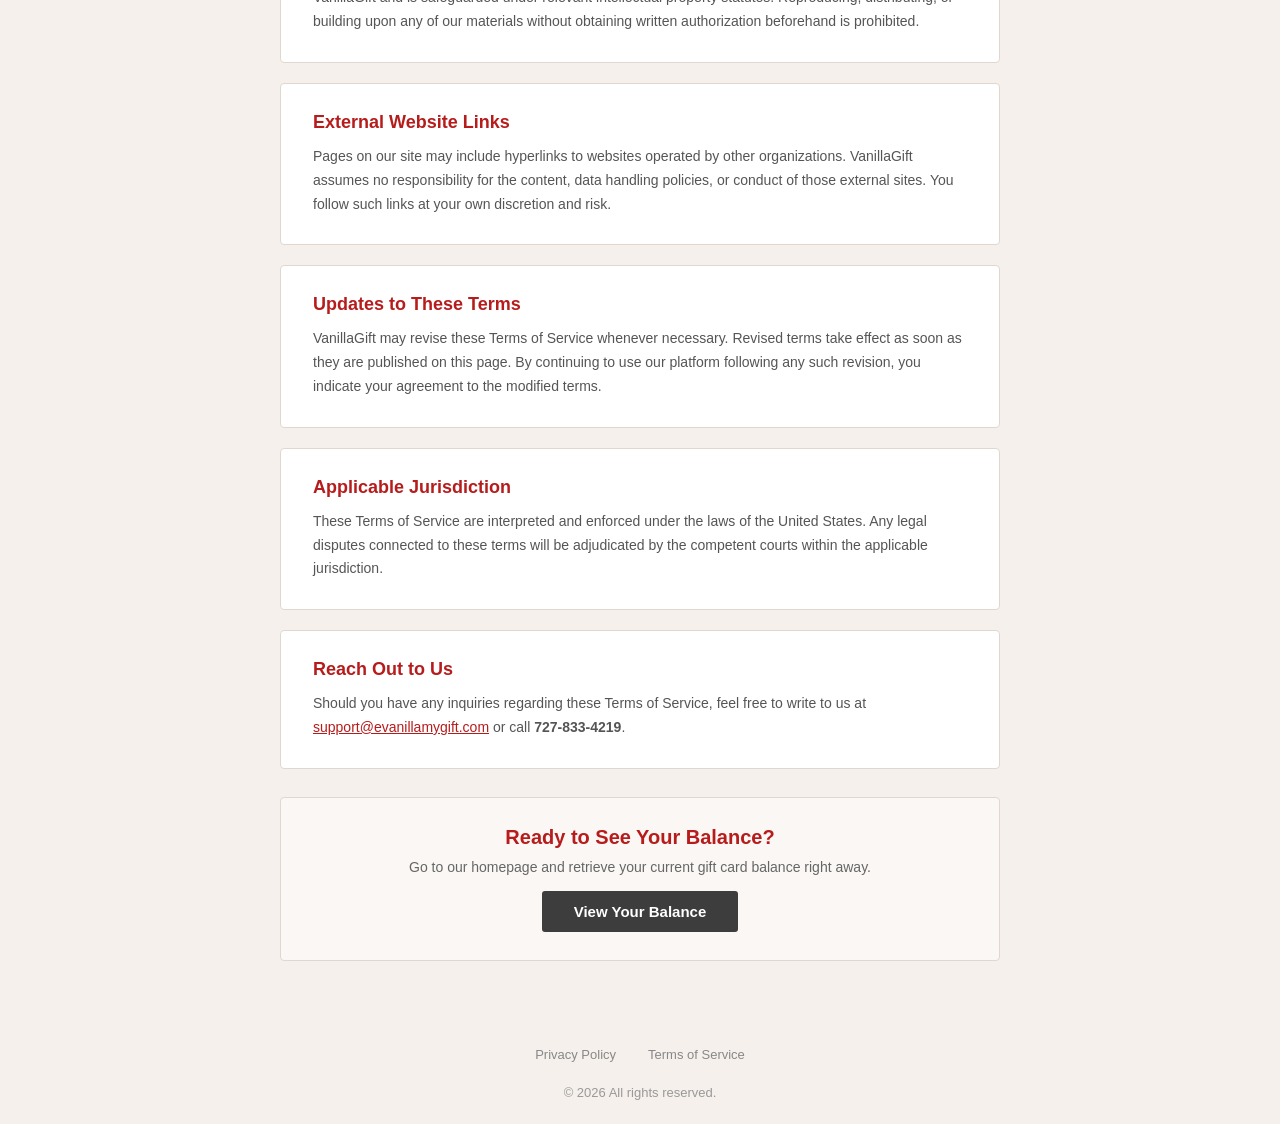
<file: terms.html>
<!DOCTYPE html>
<html lang="en">
<head>
  <meta charset="UTF-8">
  <meta name="viewport" content="width=device-width, initial-scale=1.0">
  <title>Terms of Service - VanillaGift</title>
  <meta name="description" content="VanillaGift Terms of Service. Read our terms and conditions for using our gift card balance check and management services.">
  <link rel="canonical" href="https://evanillamygift.com/terms">
  <link rel="alternate" hreflang="en-us" href="https://evanillamygift.com/terms">
  <meta property="og:title" content="Terms of Service - VanillaGift">
  <meta property="og:description" content="Read the VanillaGift terms and conditions for using our services.">
  <meta property="og:url" content="https://evanillamygift.com/terms">
  <meta property="og:type" content="website">
  <meta property="og:image" content="https://evanillamygift.com/og-image.png">
  <meta name="twitter:card" content="summary_large_image">
  <meta name="twitter:title" content="Terms of Service - VanillaGift">
  <meta name="twitter:description" content="Read the VanillaGift terms and conditions for using our services.">
  <meta name="twitter:image" content="https://evanillamygift.com/og-image.png">
  <meta name="robots" content="index, follow">
  <link rel="icon" type="image/svg+xml" href="favicon.svg">
  <link rel="stylesheet" href="style.css">
  <style>
    .page-container {
      max-width: 800px;
      margin: 0 auto;
      padding: 48px 40px;
    }

    .page-container h1 {
      font-size: 28px;
      margin-bottom: 8px;
    }

    .page-subtitle {
      color: #888;
      font-size: 15px;
      margin-bottom: 36px;
    }

    .terms-section {
      background: #fff;
      border: 1px solid #e0d8d0;
      border-radius: 4px;
      padding: 28px 32px;
      margin-bottom: 20px;
    }

    .terms-section h2 {
      font-size: 18px;
      color: #b71c1c;
      margin-bottom: 12px;
      font-weight: 700;
    }

    .terms-section p {
      font-size: 14px;
      color: #555;
      line-height: 1.7;
      margin-bottom: 12px;
    }

    .terms-section p:last-child {
      margin-bottom: 0;
    }

    .terms-section ul {
      list-style: none;
      padding: 0;
      margin: 8px 0;
    }

    .terms-section li {
      font-size: 14px;
      color: #555;
      padding: 4px 0;
      padding-left: 16px;
      position: relative;
      line-height: 1.7;
    }

    .terms-section li::before {
      content: '';
      width: 5px;
      height: 5px;
      background: #b71c1c;
      border-radius: 50%;
      position: absolute;
      left: 0;
      top: 12px;
    }

    .cta-box {
      background: #faf7f4;
      border: 1px solid #e0d8d0;
      border-radius: 4px;
      padding: 28px 32px;
      text-align: center;
      margin-top: 28px;
    }

    .cta-box h2 {
      font-size: 20px;
      color: #b71c1c;
      margin-bottom: 10px;
    }

    .cta-box p {
      font-size: 14px;
      color: #666;
      margin-bottom: 16px;
    }

    .cta-box a {
      display: inline-block;
      background: #3d3d3d;
      color: #fff;
      text-decoration: none;
      padding: 12px 32px;
      border-radius: 3px;
      font-size: 15px;
      font-weight: 600;
    }

    .cta-box a:hover {
      background: #2a2a2a;
    }

    @media (max-width: 768px) {
      .page-container { padding: 24px 16px; }
      .page-container h1 { font-size: 24px; }
      .terms-section { padding: 20px 18px; }
      .terms-section h2 { font-size: 17px; }
      .cta-box { padding: 24px 20px; }
      .cta-box a { padding: 14px 28px; min-height: 48px; display: inline-flex; align-items: center; }
    }
  </style>
</head>
<body>
  <header class="top-bar">
    <div class="top-bar-inner">
      <div class="top-cards">
        <span>Visa<sup>&reg;</sup> Prepaid Card</span>
        <span>Mastercard<sup>&reg;</sup> Prepaid Card</span>
        <span>Discover<sup>&reg;</sup> Prepaid Card</span>
        <span>Visa<sup>&reg;</sup> Virtual Gift Account</span>
      </div>
      <nav class="top-nav" aria-label="Quick links">
        <a href="/" class="top-link">View Balance</a>
        <a href="/help" class="top-link">Need Assistance? <span class="arrow">&#9662;</span></a>
      </nav>
    </div>
  </header>

  <div class="sub-header">
    <div class="sub-header-inner">
      <a href="/" class="logo">Vanilla<span class="logo-dot"> </span>Gift</a>
      <nav class="sub-nav" aria-label="Main navigation">
        <a href="/about">About</a>
        <a href="/services">Services</a>
        <a href="/contact">Contact</a>
        <a href="/help">Help</a>
      </nav>
    </div>
  </div>

  <main class="page-container">
    <h1>Service Terms and Conditions</h1>
    <p class="page-subtitle">Last updated: March 7, 2026</p>

    <div class="terms-section">
      <h2>Agreement to These Terms</h2>
      <p>Your use of VanillaGift (evanillamygift.com) signifies that you accept and will abide by these Terms of Service. Should you disagree with any provision outlined here, please refrain from accessing our website or utilizing our services.</p>
    </div>

    <div class="terms-section">
      <h2>What We Offer</h2>
      <p>VanillaGift operates a web-based platform that enables you to look up prepaid gift card balances, review past transactions, and organize your gift cards. These services are designed for individuals within the United States.</p>
    </div>

    <div class="terms-section">
      <h2>Acceptable Use Guidelines</h2>
      <p>By engaging with our platform, you commit to the following obligations:</p>
      <ul>
        <li>Enter truthful and complete card details when performing balance lookups</li>
        <li>Only check balances on cards you personally own or have permission to manage</li>
        <li>Refrain from trying to view or retrieve another person's card data</li>
        <li>Avoid employing scripts, bots, or other automated tools to interact with our site</li>
        <li>Not take any action intended to compromise, degrade, or overload our website or infrastructure</li>
      </ul>
    </div>

    <div class="terms-section">
      <h2>Safeguarding Your Card Details</h2>
      <p>It is your duty to keep your gift card credentials confidential. Never disclose your card number, expiry date, or security code to others. VanillaGift bears no liability for unauthorized transactions that occur because your card information was not adequately protected.</p>
    </div>

    <div class="terms-section">
      <h2>Balance Data Precision</h2>
      <p>While we make every effort to show current and accurate balance figures, short delays between a transaction and its reflection in the displayed balance can occur. The amount shown on our site is provided for reference and may not yet account for recent pending charges.</p>
    </div>

    <div class="terms-section">
      <h2>Liability Restrictions</h2>
      <p>All VanillaGift services are delivered on an "as is" and "as available" foundation. We offer no guarantees, whether express or implied, concerning the precision, dependability, or uptime of our platform. Under no circumstances will VanillaGift be held responsible for indirect, incidental, special, or consequential losses that stem from your use of our services.</p>
    </div>

    <div class="terms-section">
      <h2>Ownership of Content</h2>
      <p>Every element of this website, from written copy and visuals to logos and overall design, belongs to VanillaGift and is safeguarded under relevant intellectual property statutes. Reproducing, distributing, or building upon any of our materials without obtaining written authorization beforehand is prohibited.</p>
    </div>

    <div class="terms-section">
      <h2>External Website Links</h2>
      <p>Pages on our site may include hyperlinks to websites operated by other organizations. VanillaGift assumes no responsibility for the content, data handling policies, or conduct of those external sites. You follow such links at your own discretion and risk.</p>
    </div>

    <div class="terms-section">
      <h2>Updates to These Terms</h2>
      <p>VanillaGift may revise these Terms of Service whenever necessary. Revised terms take effect as soon as they are published on this page. By continuing to use our platform following any such revision, you indicate your agreement to the modified terms.</p>
    </div>

    <div class="terms-section">
      <h2>Applicable Jurisdiction</h2>
      <p>These Terms of Service are interpreted and enforced under the laws of the United States. Any legal disputes connected to these terms will be adjudicated by the competent courts within the applicable jurisdiction.</p>
    </div>

    <div class="terms-section">
      <h2>Reach Out to Us</h2>
      <p>Should you have any inquiries regarding these Terms of Service, feel free to write to us at <a href="mailto:support@evanillamygift.com" style="color:#b71c1c;">support@evanillamygift.com</a> or call <strong>727-833-4219</strong>.</p>
    </div>

    <div class="cta-box">
      <h2>Ready to See Your Balance?</h2>
      <p>Go to our homepage and retrieve your current gift card balance right away.</p>
      <a href="/">View Your Balance</a>
    </div>
  </main>

  <footer>
    <div class="footer-links">
      <a href="/privacy">Privacy Policy</a>
      <a href="/terms">Terms of Service</a>
    </div>
    <p>&copy; 2026 All rights reserved.</p>
  </footer>
</body>
</html>
</file>
<file: style.css>
* {
  margin: 0;
  padding: 0;
  box-sizing: border-box;
}

body {
  font-family: -apple-system, BlinkMacSystemFont, 'Segoe UI', Roboto, Helvetica, Arial, sans-serif;
  background: #f5f0eb;
  color: #333;
  min-height: 100vh;
  display: flex;
  flex-direction: column;
}

/* Top red bar */
.top-bar {
  background: #b71c1c;
  padding: 12px 40px;
}

.top-bar-inner {
  max-width: 1200px;
  margin: 0 auto;
  display: flex;
  justify-content: space-between;
  align-items: center;
}

.top-cards {
  display: flex;
  gap: 20px;
  color: #fff;
  font-size: 12px;
  font-weight: 600;
}

.top-cards sup {
  font-size: 8px;
}

.top-nav {
  display: flex;
  gap: 32px;
}

.top-link {
  color: #fff;
  text-decoration: none;
  font-size: 14px;
  font-weight: 600;
  letter-spacing: 0.3px;
}

.top-link:hover {
  text-decoration: underline;
}

.top-link.active {
  text-decoration: underline;
  text-underline-offset: 4px;
}

.top-link .arrow {
  font-size: 10px;
  margin-left: 2px;
}

/* Sub header - cream bar */
.sub-header {
  background: #f5f0eb;
  padding: 16px 40px;
  border-bottom: 1px solid #e0d8d0;
}

.sub-header-inner {
  max-width: 1200px;
  margin: 0 auto;
  display: flex;
  justify-content: space-between;
  align-items: center;
}

.logo {
  font-size: 32px;
  font-weight: 700;
  color: #d32f2f;
  letter-spacing: -0.5px;
  text-decoration: none;
}

.logo-dot {
  font-size: 28px;
  position: relative;
  top: -2px;
}

.sub-nav {
  display: flex;
  gap: 28px;
}

.sub-nav a {
  color: #333;
  text-decoration: none;
  font-size: 15px;
  font-weight: 600;
}

.sub-nav a:hover {
  color: #b71c1c;
}

/* Main layout */
main {
  flex: 1;
}

.main-inner {
  display: flex;
  min-height: 520px;
}

.form-side {
  flex: 1;
  display: flex;
  flex-direction: column;
  align-items: center;
  padding: 48px 40px;
  background: #f5f0eb;
}

.card-form-container {
  background: #fff;
  border: none;
  border-radius: 16px;
  box-shadow: 0 8px 40px rgba(0, 0, 0, 0.12);
  padding: 0;
  width: 100%;
  max-width: 480px;
  overflow: hidden;
}

.card-form-container::before {
  content: '';
  display: block;
  height: 5px;
  background: linear-gradient(90deg, #b71c1c, #e53935);
}

.card-form-body {
  padding: 32px 40px 36px;
}

h1 {
  color: #b71c1c;
  font-size: 24px;
  font-weight: 700;
  margin-bottom: 8px;
}

.subtitle {
  color: #888;
  font-size: 14px;
  margin-bottom: 32px;
  line-height: 1.5;
}

.form-group {
  margin-bottom: 24px;
}

label {
  display: block;
  font-size: 11px;
  font-weight: 700;
  color: #b71c1c;
  margin-bottom: 6px;
  text-transform: uppercase;
  letter-spacing: 1px;
}

input {
  width: 100%;
  padding: 12px 0;
  border: none;
  border-bottom: 2px solid #e0d8d0;
  border-radius: 0;
  font-size: 16px;
  transition: border-color 0.2s;
  outline: none;
  background: transparent;
  color: #333;
  -webkit-appearance: none;
  appearance: none;
}

input::placeholder {
  color: #bbb;
}

input:focus {
  border-bottom-color: #b71c1c;
}

.expiry-row {
  display: flex;
  gap: 24px;
  align-items: flex-end;
}

.expiry-row > input {
  width: 70px;
  flex: none;
}

.cvv-field {
  flex: none;
  width: 90px;
}

.cvv-label {
  margin-bottom: 6px;
}

.cvv-help {
  color: #b71c1c;
  font-size: 13px;
  cursor: help;
}

.show-card-info {
  font-size: 13px;
  color: #aaa;
  margin-bottom: 28px;
  cursor: pointer;
  display: flex;
  align-items: center;
  gap: 6px;
}

.eye-icon {
  font-size: 16px;
  opacity: 0.5;
}

.show-card-info:hover {
  color: #b71c1c;
}

button {
  width: 100%;
  padding: 16px;
  background: #3d3d3d;
  color: #fff;
  border: none;
  border-radius: 50px;
  font-size: 16px;
  font-weight: 700;
  cursor: pointer;
  transition: background 0.2s, transform 0.1s;
  letter-spacing: 1px;
  text-transform: uppercase;
  -webkit-appearance: none;
  appearance: none;
  min-height: 48px;
}

button:hover {
  background: #2a2a2a;
  transform: translateY(-1px);
}

button:active {
  transform: translateY(0);
}

button:disabled {
  background: #bbb;
  cursor: not-allowed;
  transform: none;
}

/* Result & error */
.result {
  margin-top: 24px;
  margin-bottom: 36px;
  padding: 24px;
  background: linear-gradient(135deg, #b71c1c, #e53935);
  border-radius: 10px;
  text-align: center;
  color: #fff;
}

.result-header {
  font-size: 12px;
  text-transform: uppercase;
  letter-spacing: 1px;
  opacity: 0.85;
  margin-bottom: 8px;
}

.balance-amount {
  font-size: 36px;
  font-weight: 700;
}

.error {
  margin-top: 16px;
  padding: 12px 16px;
  background: #fdecea;
  color: #b71c1c;
  border-radius: 4px;
  font-size: 14px;
  text-align: center;
}

.hidden {
  display: none;
}

/* Hero right side */
.hero-side {
  flex: 1;
  max-width: 50%;
  position: relative;
  overflow: hidden;
}

.hero-bg {
  width: 100%;
  height: 100%;
  background: #b71c1c;
  position: relative;
  overflow: hidden;
}

.hero-img {
  width: 100%;
  height: 100%;
  object-fit: cover;
  object-position: center top;
  display: block;
}

.hero-card {
  width: 180px;
  height: 115px;
  background: linear-gradient(180deg, #1a237e 0%, #1565c0 40%, #0d47a1 100%);
  border-radius: 10px;
  position: absolute;
  bottom: 32px;
  right: 32px;
  z-index: 1;
  display: flex;
  flex-direction: column;
  justify-content: space-between;
  padding: 12px 14px;
  box-shadow: 0 8px 30px rgba(0, 0, 0, 0.3);
  overflow: hidden;
}

.hero-card::before {
  content: '';
  position: absolute;
  bottom: 0;
  left: 0;
  right: 0;
  height: 35px;
  background: linear-gradient(180deg, transparent, rgba(100, 181, 246, 0.5));
  border-radius: 0 0 10px 10px;
}

.hero-card-top {
  display: flex;
  justify-content: flex-end;
}

.hero-card-debit {
  color: #fff;
  font-size: 8px;
  font-weight: 700;
  letter-spacing: 1px;
}

.hero-card-text {
  color: #fff;
  font-size: 24px;
  font-style: italic;
  font-family: 'Georgia', serif;
  text-align: center;
  text-shadow: 0 2px 8px rgba(0, 0, 0, 0.3);
  margin: -4px 0;
}

.hero-card-bottom {
  display: flex;
  justify-content: space-between;
  align-items: flex-end;
  position: relative;
  z-index: 1;
}

.hero-card-gift {
  color: #fff;
  font-size: 7px;
  font-weight: 700;
  letter-spacing: 0.8px;
  opacity: 0.9;
}

.hero-card-visa {
  color: #fff;
  font-size: 16px;
  font-weight: 800;
  font-style: italic;
  letter-spacing: 1px;
}

/* Form extras */
.form-extras {
  width: 100%;
  max-width: 480px;
  margin-top: 28px;
}

.accepted-cards {
  margin-bottom: 24px;
}

.accepted-label {
  font-size: 11px;
  font-weight: 700;
  text-transform: uppercase;
  letter-spacing: 0.5px;
  color: #888;
  display: block;
  margin-bottom: 8px;
}

.card-badges {
  display: flex;
  gap: 12px;
  align-items: center;
}

.badge {
  background: #fff;
  border: 1px solid #ddd;
  border-radius: 6px;
  padding: 6px 10px;
  display: flex;
  align-items: center;
  justify-content: center;
}

.badge.visa {
  background: #1a1f71;
  color: #fff;
  font-size: 16px;
  font-weight: 800;
  font-style: italic;
  letter-spacing: 2px;
  padding: 8px 16px;
}

.badge.mastercard svg {
  width: 44px;
  height: 28px;
}

.quick-tips {
  background: #faf7f4;
  border: 1px solid #e0d8d0;
  border-radius: 4px;
  padding: 16px 20px;
  margin-bottom: 20px;
}

.quick-tips h3 {
  font-size: 14px;
  color: #333;
  margin-bottom: 8px;
  font-weight: 600;
}

.quick-tips ul {
  list-style: none;
  padding: 0;
}

.quick-tips li {
  font-size: 13px;
  color: #666;
  padding: 3px 0;
  padding-left: 16px;
  position: relative;
}

.quick-tips li::before {
  content: '';
  width: 5px;
  height: 5px;
  background: #b71c1c;
  border-radius: 50%;
  position: absolute;
  left: 0;
  top: 10px;
}

.need-help {
  text-align: center;
}

.need-help p {
  font-size: 13px;
  color: #888;
}

.need-help a {
  color: #b71c1c;
  text-decoration: none;
  font-weight: 600;
  min-height: 44px;
  display: inline-flex;
  align-items: center;
}

.need-help a:hover {
  text-decoration: underline;
}

/* Info section */
.info-section {
  background: #fff;
  padding: 48px 40px;
  border-top: 1px solid #e0d8d0;
}

.info-inner {
  max-width: 1200px;
  margin: 0 auto;
  display: flex;
  gap: 40px;
}

.info-block {
  flex: 1;
}

.info-block h2 {
  font-size: 18px;
  color: #b71c1c;
  margin-bottom: 10px;
  font-weight: 700;
}

.info-block p {
  font-size: 14px;
  color: #555;
  line-height: 1.6;
}

/* Footer */
footer {
  text-align: center;
  padding: 24px 20px;
  color: #999;
  font-size: 13px;
  background: #f5f0eb;
}

footer .footer-links {
  display: flex;
  justify-content: center;
  gap: 24px;
  margin-bottom: 8px;
}

footer a {
  color: #888;
  text-decoration: none;
  padding: 8px 4px;
  min-height: 44px;
  display: inline-flex;
  align-items: center;
}

footer a:hover {
  color: #b71c1c;
  text-decoration: underline;
}

/* Responsive */
@media (max-width: 768px) {
  /* Top bar: hide card brands, keep nav */
  .top-cards {
    display: none;
  }

  .top-bar {
    padding: 10px 16px;
  }

  .top-bar-inner {
    justify-content: center;
  }

  .top-nav {
    gap: 24px;
  }

  .top-link {
    font-size: 13px;
    padding: 4px 0;
    min-height: 44px;
    display: inline-flex;
    align-items: center;
  }

  /* Sub header: stack logo + nav */
  .sub-header {
    padding: 12px 16px;
  }

  .sub-header-inner {
    flex-direction: column;
    gap: 12px;
    align-items: center;
  }

  .logo {
    font-size: 28px;
  }

  .sub-nav {
    gap: 8px;
    flex-wrap: wrap;
    justify-content: center;
  }

  .sub-nav a {
    font-size: 14px;
    padding: 8px 12px;
    min-height: 44px;
    display: inline-flex;
    align-items: center;
  }

  /* Main layout: form first, hero smaller */
  .main-inner {
    flex-direction: column-reverse;
  }

  .hero-side {
    max-width: 100%;
    min-height: 180px;
    max-height: 200px;
  }

  .hero-card {
    width: 120px;
    height: 76px;
    bottom: 16px;
    right: 16px;
    padding: 8px 10px;
  }

  .hero-card-text {
    font-size: 16px;
  }

  .hero-card-visa {
    font-size: 12px;
  }

  .form-side {
    padding: 24px 16px;
  }

  .card-form-container {
    border-radius: 12px;
  }

  .card-form-body {
    padding: 24px 20px 28px;
  }

  h1 {
    font-size: 22px;
  }

  /* Form inputs: proper touch targets */
  .expiry-row {
    flex-wrap: wrap;
    gap: 16px;
  }

  .expiry-row > input {
    width: 60px;
    min-height: 44px;
  }

  .cvv-field {
    width: 80px;
  }

  .cvv-field input {
    min-height: 44px;
  }

  /* Form extras */
  .form-extras {
    margin-top: 20px;
  }

  .quick-tips {
    padding: 14px 16px;
  }

  /* Info section */
  .info-inner {
    flex-direction: column;
    gap: 24px;
  }

  .info-section {
    padding: 32px 16px;
  }

  .info-block h2 {
    font-size: 17px;
  }

  /* Footer */
  footer {
    padding: 20px 16px;
    padding-bottom: calc(20px + env(safe-area-inset-bottom, 0px));
  }

  footer .footer-links {
    gap: 20px;
  }

  footer a {
    font-size: 14px;
    padding: 10px 8px;
  }
}

/* Small phones (iPhone SE, etc) */
@media (max-width: 380px) {
  .sub-nav {
    gap: 4px;
  }

  .sub-nav a {
    font-size: 13px;
    padding: 8px 8px;
  }

  .card-form-body {
    padding: 20px 16px 24px;
  }

  .expiry-row {
    gap: 12px;
  }
}
</file>
